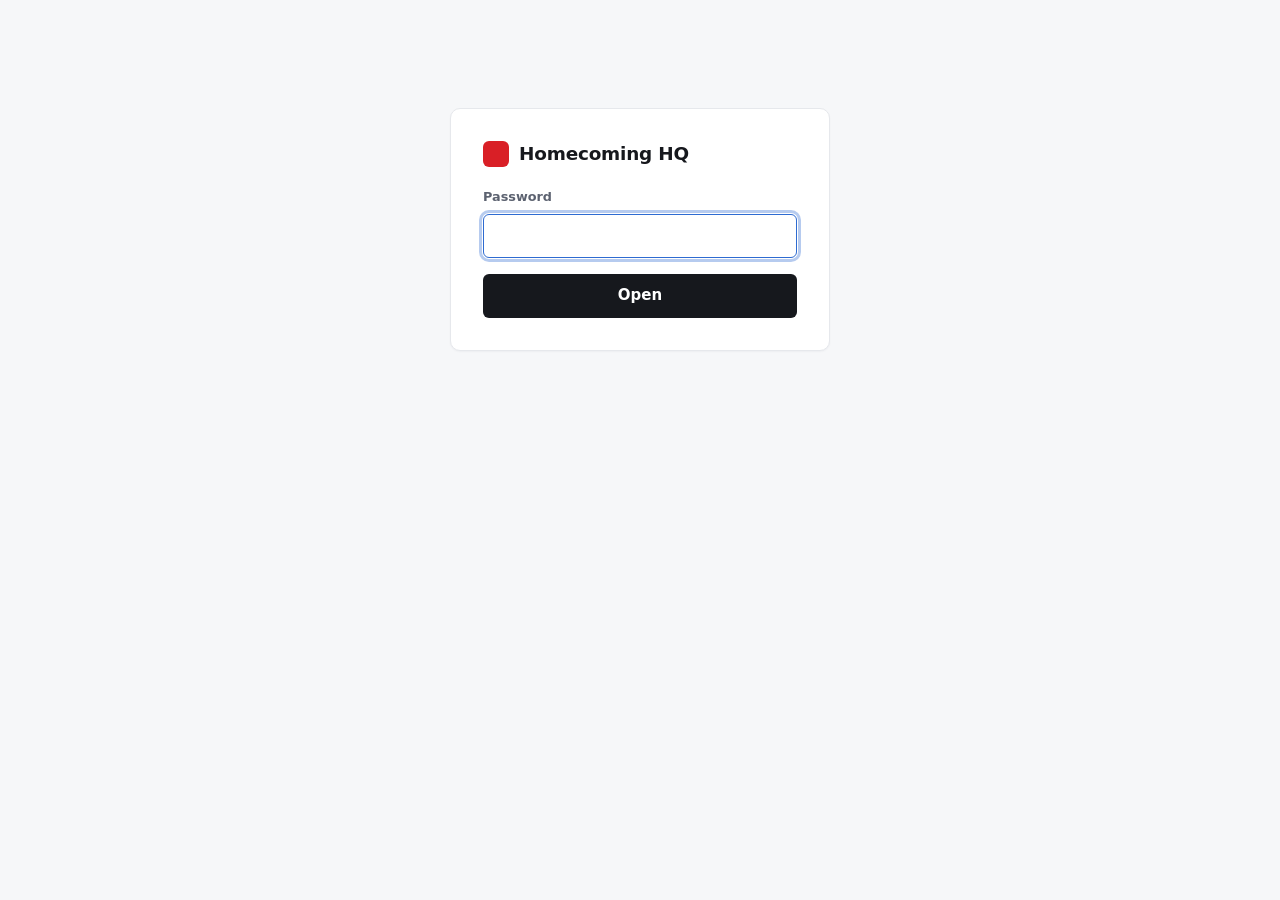
<file: hq/index.html>
<!DOCTYPE html>
<html lang="en">
<head>
<meta charset="UTF-8">
<meta name="viewport" content="width=device-width, initial-scale=1.0">
<title>Homecoming HQ · Pack Out State</title>
<meta name="robots" content="noindex, nofollow">
<style>
/* Internal dashboard. "Clean Ops" direction, chosen by Colton Oct 2026: white
   cards on a light grey ground, system fonts, one fixed color per event.
   Standalone on purpose, it does not load css/site.css. */
*{box-sizing:border-box;margin:0;padding:0}
:root{
  --sans:system-ui,-apple-system,"Segoe UI",Roboto,sans-serif;
  --ground:#F6F7F9; --card:#fff; --line:#E6E8EC; --line-2:#F0F1F4;
  --ink:#16181D; --ink-2:#5C6270; --ink-3:#6B7280;
  --brand:#D91F26; --good:#1F7A47; --stale:#B45309; --err:#A8071A;
  /* One color per event, fixed, never by rank. Validated together on white:
     every pair passes colorblind separation. Charts also label directly. */
  --ev-warm-up:#B07818; --ev-talley-tapes:#C8102E; --ev-clocked-out:#2E6BD1; --ev-block-party:#14967C;
}
html{-webkit-text-size-adjust:100%}
body{font-family:var(--sans);background:var(--ground);color:var(--ink);font-size:15px;line-height:1.45}
button,input{font:inherit;color:inherit}
a{color:inherit}
.num,td,.kpi .n{font-variant-numeric:tabular-nums}
.wrap{max-width:1180px;margin:0 auto;padding:0 24px}
[hidden]{display:none !important}

/* gate */
.gate{max-width:380px;margin:12vh auto;background:var(--card);border:1px solid var(--line);border-radius:10px;padding:32px;
      box-shadow:0 1px 2px rgba(16,24,40,.04)}
.gate .brand{margin-bottom:20px}
.gate label span{display:block;font-size:.8rem;font-weight:700;color:var(--ink-2);margin-bottom:8px}
input{width:100%;min-height:44px;padding:0 12px;border:1px solid #CDD1D8;border-radius:6px;background:#fff}
input:focus{outline:3px solid rgba(46,107,209,.35);outline-offset:1px;border-color:#2E6BD1}
.primary{width:100%;margin-top:16px;min-height:44px;border:0;border-radius:6px;background:var(--ink);color:#fff;font-weight:700;cursor:pointer}
.primary:disabled{opacity:.6;cursor:wait}
.err{color:var(--err);font-size:.9rem;margin-top:12px;display:none}
.err.on{display:block}

/* header */
.brand{display:flex;align-items:center;gap:10px;font-weight:800;font-size:1.15rem;letter-spacing:-.01em}
.brand i{width:26px;height:26px;border-radius:6px;background:var(--brand);display:inline-block;flex:none}
.top{background:var(--card);border-bottom:1px solid var(--line);position:sticky;top:0;z-index:5}
.top .wrap{padding-top:14px}
.bar1{display:flex;justify-content:space-between;align-items:center;gap:12px;flex-wrap:wrap}
.status{display:flex;gap:12px;align-items:center;font-size:.8rem;color:var(--ink-2);flex-wrap:wrap}
.status .dot{width:8px;height:8px;border-radius:50%;background:var(--good);display:inline-block;margin-right:6px}
.status .dot.stale{background:var(--stale)}
.ghost{border:1px solid var(--line);background:#fff;border-radius:6px;padding:6px 12px;font-size:.8rem;font-weight:700;cursor:pointer}
.ghost:disabled{opacity:.5;cursor:wait}
.tabs{display:flex;gap:2px;margin-top:10px;overflow-x:auto}
.tabs button{background:none;border:0;border-bottom:2px solid transparent;padding:10px 14px;font-size:.88rem;font-weight:600;
             color:var(--ink-2);cursor:pointer;white-space:nowrap}
.tabs button[aria-selected="true"]{color:var(--ink);border-bottom-color:var(--ink)}
.tabs button:focus-visible{outline:2px solid #2E6BD1;outline-offset:-2px}

/* layout */
main.body{padding:24px 0 64px}
.grid{display:grid;gap:16px}
.kpis{grid-template-columns:repeat(4,minmax(0,1fr));margin-bottom:16px}
.main{grid-template-columns:minmax(0,2fr) minmax(0,1fr)}
.row3{grid-template-columns:repeat(3,minmax(0,1fr))}
.two{grid-template-columns:repeat(2,minmax(0,1fr))}
.mt{margin-top:16px}
.card{background:var(--card);border:1px solid var(--line);border-radius:8px;padding:18px 20px;box-shadow:0 1px 2px rgba(16,24,40,.04);min-width:0}
.card.flush{padding:0;overflow:hidden}
h2{font-size:.95rem;font-weight:700}
.hint{font-size:.8rem;color:var(--ink-3)}
h2 + .hint{margin-bottom:14px}
.kpi{border-top:3px solid var(--c,var(--ink))}
.kpi .lbl{font-size:.75rem;font-weight:700;color:var(--ink-2);text-transform:uppercase;letter-spacing:.05em}
.kpi .n{font-size:1.9rem;font-weight:800;letter-spacing:-.02em;margin-top:6px;line-height:1.15}
.kpi .n small{font-size:1rem;font-weight:700;color:var(--ink-3)}
.kpi .d{display:block;font-size:.78rem;font-weight:700;color:var(--ink-3);margin-top:2px}
.kpi .d.up{color:var(--good)}
.note{font-size:.85rem;color:var(--ink-2);margin-top:10px}
.warn{border:1px solid var(--line);background:#FAFBFC;border-radius:6px;padding:14px 16px;color:var(--ink-2);font-size:.9rem}
.empty{display:flex;align-items:center;justify-content:center;text-align:center;min-height:200px;color:var(--ink-3);
       font-size:.88rem;background:#FAFBFC;border:1px dashed var(--line);border-radius:6px;padding:20px}

/* tables */
.scroll{overflow-x:auto}
table{width:100%;border-collapse:collapse;font-size:.88rem}
th{text-align:left;font-size:.75rem;font-weight:700;color:var(--ink-2);padding:10px 14px;border-bottom:1px solid var(--line);white-space:nowrap;background:#FAFBFC}
td{padding:11px 14px;border-bottom:1px solid var(--line-2);vertical-align:middle;overflow-wrap:anywhere}
tbody tr:last-child td{border-bottom:0}
.r{text-align:right}
tr.open td{color:var(--ink-3)}
.dot-ev{display:inline-block;width:8px;height:8px;border-radius:50%;margin-right:8px;vertical-align:1px}
.cap{height:10px;border-radius:5px;background:#EEF0F3;overflow:hidden;min-width:120px}
.cap i{display:block;height:100%;border-radius:5px}
.pill{display:inline-block;font-size:.74rem;font-weight:700;padding:3px 8px;border-radius:20px;background:#EEF0F3;color:#3F4450}

/* charts */
svg{display:block;width:100%;height:auto;overflow:visible}
.legend{display:flex;flex-wrap:wrap;gap:14px;font-size:.78rem;color:var(--ink-2);margin-bottom:12px}
.legend span{display:inline-flex;align-items:center;gap:6px}
.legend i{width:10px;height:10px;border-radius:2px;display:inline-block}
.hb{display:grid;gap:10px}
.hb-row{display:grid;grid-template-columns:minmax(0,1.3fr) minmax(0,1fr) 40px;gap:12px;align-items:center;font-size:.86rem}
.hb-row .t{min-width:0}
.hb-row .t b,.hb-row .t small{display:block;white-space:nowrap;overflow:hidden;text-overflow:ellipsis;font-weight:400}
.hb-row .t small{color:var(--ink-3);font-size:.76rem}
.track{height:12px;display:flex;gap:2px}
.track i{display:block;height:100%}
.track i:last-child{border-radius:0 4px 4px 0}
.hb-row .v{text-align:right;font-weight:700}
.sales .hb-row{grid-template-columns:96px minmax(0,1fr) 64px}
.days{display:flex;gap:10px;margin-top:8px}
.days div{flex:1;border-left:3px solid var(--c);padding-left:10px}
.days b{font-size:1.4rem;font-weight:800;display:block;line-height:1.1}
.lane{font-size:.75rem;font-weight:700;color:var(--ink-2);margin:10px 0 6px}
.lane:first-child{margin-top:0}
.slots{display:grid;grid-template-columns:repeat(auto-fill,minmax(52px,1fr));gap:4px}
.slot{height:30px;border-radius:4px;display:flex;align-items:center;justify-content:center;font-size:.75rem;font-weight:700;
      background:#EEF0F3;color:var(--ink-3)}
.slot.booked{background:var(--ev-clocked-out);color:#fff}
.pips{display:inline-flex;gap:4px;vertical-align:middle;margin-left:8px}
.pips i{width:18px;height:8px;border-radius:2px;background:#EEF0F3;display:block}
.pips i.on{background:var(--ev-clocked-out)}

/* lists (mixtape tab) */
.lists{display:grid;grid-template-columns:repeat(auto-fit,minmax(260px,1fr));gap:16px}
.list ol{list-style:none;counter-reset:n}
.list li{counter-increment:n;display:grid;grid-template-columns:22px minmax(0,1fr) auto;gap:6px;padding:7px 0;border-top:1px solid var(--line-2);font-size:.88rem}
.list li:first-child{border-top:0}
.list li::before{content:counter(n);color:var(--ink-3);font-weight:700}
.list li span{font-weight:700;color:var(--ink-2)}
.list small{display:block;color:var(--ink-3);font-size:.78rem}

/* manual ticket form */
.mgrid{display:grid;grid-template-columns:minmax(140px,1.4fr) repeat(3,minmax(90px,1fr));gap:8px 12px;align-items:center;min-width:480px;margin-top:14px}
.mgrid .h{font-size:.75rem;font-weight:700;color:var(--ink-2)}
.mgrid input{min-height:38px}
.mrow{display:flex;flex-wrap:wrap;align-items:center;gap:12px;margin-top:14px}
.mrow .ghost{padding:9px 14px;font-size:.85rem}
.mrow .err{margin-top:0}
.ok{color:var(--good);font-size:.88rem;font-weight:700}

@media (max-width:900px){
  .kpis{grid-template-columns:repeat(2,minmax(0,1fr))}
  .main,.row3,.two{grid-template-columns:minmax(0,1fr)}
}
@media (max-width:480px){
  .wrap{padding:0 16px}
  .kpi .n{font-size:1.5rem}
}
</style>
</head>
<body>

<div id="gate" class="gate">
  <div class="brand"><i aria-hidden="true"></i>Homecoming HQ</div>
  <form id="gateForm">
    <label><span>Password</span><input type="password" id="pw" name="password" autocomplete="current-password" autofocus></label>
    <div class="err" id="err" role="alert"></div>
    <button class="primary" type="submit" id="openBtn">Open</button>
  </form>
</div>

<div id="app" hidden>
  <header class="top">
    <div class="wrap">
      <div class="bar1">
        <div class="brand"><i aria-hidden="true"></i>Homecoming HQ</div>
        <div class="status"><span id="syncStatus"></span><span id="stamp"></span>
          <button class="ghost" id="refresh" type="button">Refresh</button></div>
      </div>
      <div class="tabs" role="tablist" aria-label="Sections">
        <button role="tab" id="tab-overview" aria-controls="overview" aria-selected="true">Overview</button>
        <button role="tab" id="tab-tickets" aria-controls="tickets" aria-selected="false" tabindex="-1">Tickets</button>
        <button role="tab" id="tab-clocked-out" aria-controls="clocked-out" aria-selected="false" tabindex="-1">Clocked Out</button>
        <button role="tab" id="tab-mixtape" aria-controls="mixtape" aria-selected="false" tabindex="-1">Mixtape</button>
      </div>
    </div>
  </header>

  <main class="body wrap">
    <!-- OVERVIEW -->
    <section role="tabpanel" id="overview" aria-labelledby="tab-overview">
      <div class="grid kpis" id="kpis"></div>
      <div class="grid main">
        <div class="card"><h2>Tickets sold over time</h2><p class="hint">Running total, one line per event</p><div id="trend"></div></div>
        <div class="card"><h2>Sales by event</h2><p class="hint">Gross, before fees</p><div class="hb sales" id="salesBars"></div>
          <h2 style="margin-top:22px">Days to go</h2><div class="days" id="daysToGo"></div></div>
      </div>
      <div class="card flush mt"><div class="scroll" id="eventTable"></div></div>
      <div class="grid row3 mt">
        <div class="card"><h2>Clocked Out slots</h2><p class="hint" id="slotHint"></p><div id="slotGrid"></div></div>
        <div class="card"><h2>Top mixtape songs</h2><p class="hint">By number of people</p><div id="songBars"></div></div>
        <div class="card"><h2>Contributor eras</h2><p class="hint">Each bar is one person's years at State</p><div id="eras"></div></div>
      </div>
    </section>

    <!-- TICKETS -->
    <section role="tabpanel" id="tickets" aria-labelledby="tab-tickets" hidden>
      <div class="card"><h2>Tickets sold over time</h2><p class="hint">Running total, one line per event. Hover a line for each reading.</p><div id="trend2"></div></div>
      <div class="card flush mt"><div class="scroll" id="eventTable2"></div></div>
      <div class="card mt">
        <h2>Update counts by hand</h2>
        <p class="hint">Use this if the numbers look stale. Copy them from the OasisTix events list. Leave a row's sold box blank to skip it.</p>
        <form id="manualForm">
          <div class="scroll"><div class="mgrid" id="manualGrid"></div></div>
          <div class="mrow">
            <button class="ghost" type="submit" id="manualBtn">Save counts</button>
            <span class="err" id="manualErr" role="alert"></span>
            <span class="ok" id="manualOk" role="status"></span>
          </div>
        </form>
      </div>
    </section>

    <!-- CLOCKED OUT -->
    <section role="tabpanel" id="clocked-out" aria-labelledby="tab-clocked-out" hidden>
      <div id="bookingBody">
        <div class="grid kpis" id="bookKpis"></div>
        <div class="grid two">
          <div class="card"><h2>Slots</h2><p class="hint">Friday, October 30 at District. Blue is booked.</p><div id="slotGrid2"></div></div>
          <div class="card"><h2>Shooters</h2><p class="hint">Three photographers and three videographers needed</p><div id="crewMeters"></div></div>
        </div>
        <div class="card flush mt"><div class="scroll">
          <table><thead><tr><th>Time</th><th>Name</th><th class="r">People</th><th>Contact</th><th>Note</th></tr></thead><tbody id="rows"></tbody></table>
        </div></div>
        <div class="card flush mt"><div class="scroll">
          <table><thead><tr><th>Photographer or videographer</th><th>Role</th><th>Contact</th><th>Link</th></tr></thead><tbody id="crew"></tbody></table>
        </div></div>
      </div>
    </section>

    <!-- MIXTAPE -->
    <section role="tabpanel" id="mixtape" aria-labelledby="tab-mixtape" hidden>
      <div id="mixBody">
        <div class="grid kpis" id="mixKpis"></div>
        <p class="note" id="reviewNote" style="margin:-4px 0 16px"></p>
        <div class="grid two">
          <div class="card"><h2>Most picked songs</h2><p class="hint">Split by question</p><div id="songBars2"></div></div>
          <div class="card"><h2>Submissions per day</h2><p class="hint">Last 7 days. Closes Sunday, October 25 at 11:59 PM.</p><div id="subsChart"></div>
            <h2 style="margin-top:20px">Contributor eras</h2><p class="hint">Years at State</p><div id="eras2"></div></div>
        </div>
        <div class="card flush mt"><div class="scroll">
          <table><thead><tr><th class="r">#</th><th>Song</th><th>Artist</th><th class="r">People</th>
            <th class="r">Takes me back</th><th class="r">Slow jam</th><th class="r">Top 3</th></tr></thead><tbody id="rankRows"></tbody></table>
        </div></div>
        <h2 style="margin:24px 0 12px">DJ brief</h2>
        <div class="lists" id="djLists"></div>
        <h2 style="margin:24px 0 12px">By decade</h2>
        <div class="lists" id="decadeLists"></div>
        <div class="card flush mt"><div class="scroll">
          <table><thead><tr><th>Name</th><th>Years at State</th><th>Instagram</th><th>Email</th>
            <th class="r">Songs</th><th>Marketing</th><th>Submitted</th></tr></thead><tbody id="people"></tbody></table>
        </div></div>
      </div>
    </section>
  </main>
</div>

<script>
(function(){
  'use strict';
  var $ = function(s){ return document.querySelector(s); };
  var NY = 'America/New_York';
  var fmt = function(iso){ return new Date(iso).toLocaleString('en-US',{timeZone:NY,weekday:'short',hour:'numeric',minute:'2-digit'}); };
  var fmtDay = function(iso){ return new Date(iso).toLocaleString('en-US',{timeZone:NY,month:'short',day:'numeric',hour:'numeric',minute:'2-digit'}); };
  var fmtTime = function(iso){ return new Date(iso).toLocaleTimeString('en-US',{timeZone:NY,hour:'numeric',minute:'2-digit'}); };
  var fmtDate = function(iso){ return new Date(iso).toLocaleDateString('en-US',{timeZone:NY,month:'short',day:'numeric'}); };
  var nyDate = function(d){ return new Date(d).toLocaleDateString('en-CA',{timeZone:NY}); }; // YYYY-MM-DD

  // Ticketed events in date order. Keys match packoutstate.ticket_counts.
  // Colors are the --ev-* tokens and follow the event everywhere on the page.
  var TICKETED = [
    {key:'warm-up', name:'The Warm Up', short:'Warm Up', date:'2026-10-29', label:'Thu Oct 29', day:'Thu', free:true},
    {key:'talley-tapes', name:'The Talley Tapes', short:'Talley Tapes', date:'2026-10-30', label:'Fri Oct 30', day:'Fri'},
    {key:'block-party', name:'Downtown Block Party', short:'Block Party', date:'2026-10-31', label:'Sat Oct 31', day:'Sat'}
  ];
  var col = function(key){ return 'var(--ev-' + key + ')'; };

  // Mixtape prompts as they read on the mixtape page.
  var SLOTS = [
    ['takes_me_back', 'Takes me back', 'What song puts you right back at Talley?', '#2E6BD1'],
    ['lights_coming_on', 'Slow jam', 'Best slow jam to end the night', '#B07818'],
    ['top10', 'Top 3', 'Talley Era Top 3', '#14967C']
  ];

  var password = '';   // in memory only, so Refresh works; gone when the tab closes
  var last = null;     // last payload, for redrawing charts on resize

  // ---------- tabs ----------
  var TABS = ['overview','tickets','clocked-out','mixtape'];
  function showTab(id, focus){
    if (TABS.indexOf(id) < 0) id = 'overview';
    TABS.forEach(function(t){
      var on = t === id, b = $('#tab-' + t);
      b.setAttribute('aria-selected', on); b.tabIndex = on ? 0 : -1;
      $('#' + t).hidden = !on;
      if (on && focus) b.focus();
    });
    if (location.hash.slice(1) !== id) history.replaceState(null, '', id === 'overview' ? location.pathname : '#' + id);
    // Charts measure their container, which is zero wide while hidden.
    if (last) render(last);
  }
  TABS.forEach(function(t, i){
    var b = $('#tab-' + t);
    b.addEventListener('click', function(){ showTab(t); window.scrollTo(0, 0); });
    b.addEventListener('keydown', function(e){
      var k = e.key === 'ArrowRight' ? 1 : e.key === 'ArrowLeft' ? -1 : 0;
      if (k) { e.preventDefault(); showTab(TABS[(i + k + TABS.length) % TABS.length], true); }
    });
  });
  showTab(location.hash.slice(1));

  // ---------- loading ----------
  function load(pw, onError, extra){
    $('#refresh').disabled = true;
    var body = {password: pw};
    if (extra) for (var k in extra) body[k] = extra[k];
    return fetch('/api/hq', {method:'POST', headers:{'Content-Type':'application/json'}, body: JSON.stringify(body)})
      .then(function(r){ return r.json().then(function(d){ return {ok:r.ok, d:d}; }); })
      .then(function(res){
        $('#refresh').disabled = false;
        if (!res.ok) { onError(res.d.error && res.d.error !== 'Wrong password' ? res.d.error : 'Wrong password. Check it and try again.'); return; }
        password = pw; last = res.d;
        $('#stamp').textContent = 'Refreshed ' + fmtTime(new Date());
        render(res.d);
        return true;
      })
      .catch(function(){ $('#refresh').disabled = false; onError('Could not reach the server. Check your connection and try again.'); });
  }

  $('#gateForm').addEventListener('submit', function(e){
    e.preventDefault();
    var err = $('#err'); err.className = 'err';
    var btn = $('#openBtn'); btn.disabled = true; btn.textContent = 'Opening…';
    load($('#pw').value, function(msg){ btn.disabled = false; btn.textContent = 'Open'; err.textContent = msg; err.className = 'err on'; });
  });
  $('#refresh').addEventListener('click', function(){
    load(password, function(msg){ $('#stamp').textContent = 'Refresh failed: ' + msg; });
  });

  var rt; window.addEventListener('resize', function(){ clearTimeout(rt); rt = setTimeout(function(){ if (last) render(last); }, 150); });

  function render(d){
    $('#gate').hidden = true; $('#app').hidden = false;
    var t = d.tickets || null;
    var latest = t && t.latest ? t.latest : [];
    var by = {}; latest.forEach(function(r){ by[r.event_key] = r; });
    renderStatus(latest);
    renderKpis(d, by);
    renderTickets(t, by);
    if (d.bookingError) {
      $('#bookingBody').innerHTML = '<p class="warn">Bookings did not load. Try Refresh.</p>';
      $('#slotGrid').innerHTML = '<p class="warn">Bookings did not load.</p>';
    } else renderBookings(d);
    if (!d.mixtape) {
      $('#mixBody').innerHTML = '<p class="warn">Mixtape results did not load. Try Refresh.</p>';
      $('#songBars').innerHTML = $('#eras').innerHTML = '<p class="warn">Mixtape did not load.</p>';
    } else renderMixtape(d.mixtape);
  }

  // ---------- status + KPIs ----------
  function renderStatus(latest){
    var n = null; latest.forEach(function(r){ if (!n || r.recorded_at > n.recorded_at) n = r; });
    var el = $('#syncStatus');
    if (!n) { el.innerHTML = '<span class="dot stale"></span>No ticket counts yet'; return; }
    var stale = (Date.now() - new Date(n.recorded_at)) / 36e5 > 12;
    el.innerHTML = '<span class="dot' + (stale ? ' stale' : '') + '"></span>' +
      (n.source === 'manual' ? 'Tickets typed in ' : 'Tickets synced ') +
      (nyDate(n.recorded_at) === nyDate(new Date()) ? fmtTime(n.recorded_at) : fmtDay(n.recorded_at)) +
      (stale ? ', over 12 hours ago' : '');
  }

  function renderKpis(d, by){
    var sold = 0, cents = 0, delta = 0, haveDelta = true, any = false;
    TICKETED.forEach(function(e){
      var r = by[e.key]; if (!r) return; any = true;
      sold += r.sold; cents += r.sales_cents || 0;
      if (r.sold_day_before == null) haveDelta = false; else delta += r.sold - r.sold_day_before;
    });
    var tt = d.totals || {}, crew = d.creators || [], m = d.mixtape && d.mixtape.totals || {};
    $('#kpis').innerHTML =
      kpi('var(--ev-talley-tapes)', 'Tickets sold', any ? sold : '–',
          any && haveDelta ? '<span class="d up">▲ ' + delta + ' in 24 hours</span>' : '<span class="d">Across the three ticketed events</span>') +
      kpi('var(--ev-block-party)', 'Gross sales', any ? money(cents) : '–', '<span class="d">Before fees</span>') +
      kpi('var(--ev-clocked-out)', 'Clocked Out', d.bookingError ? '–' : (tt.booked || 0) + '<small> / ' + (tt.slots || 0) + ' slots</small>',
          '<span class="d">' + crew.length + ' shooters of 6 · ' + (tt.guests || 0) + ' guests</span>') +
      kpi('var(--ev-warm-up)', 'Mixtape', d.mixtape ? (m.contributors || 0) + '<small> people</small>' : '–',
          '<span class="d">' + (m.songs || 0) + ' songs' + (m.to_review ? ' · ' + m.to_review + ' to review' : '') + '</span>');
  }
  function kpi(c, lbl, n, sub){
    return '<div class="card kpi" style="--c:' + c + '"><div class="lbl">' + lbl + '</div><div class="n">' + n + '</div>' + sub + '</div>';
  }

  // ---------- tickets ----------
  function renderTickets(t, by){
    if (!t) {
      ['#trend','#trend2','#eventTable','#eventTable2','#salesBars'].forEach(function(s){ $(s).innerHTML = '<p class="warn">Ticket counts did not load. Try Refresh.</p>'; });
      return;
    }
    $('#trend').innerHTML = trendChart(t.history || [], $('#trend').clientWidth || 640, 240);
    $('#trend2').innerHTML = trendChart(t.history || [], $('#trend2').clientWidth || 1000, 280);
    var table = eventTable(by);
    $('#eventTable').innerHTML = table; $('#eventTable2').innerHTML = table;

    var maxC = 1; TICKETED.forEach(function(e){ var r = by[e.key]; if (r && r.sales_cents > maxC) maxC = r.sales_cents; });
    $('#salesBars').innerHTML = TICKETED.map(function(e){
      var r = by[e.key] || {}, c = r.sales_cents || 0;
      return '<div class="hb-row"><div class="t">' + e.short + '</div><div class="track" title="' + e.name + ': ' + money(c) + '">' +
        '<i style="width:' + Math.max(c / maxC * 100, c ? 2 : 0.6) + '%;background:' + col(e.key) + ';border-radius:2px 4px 4px 2px"></i></div>' +
        '<div class="v">' + (e.free ? 'Free' : money(c)) + '</div></div>';
    }).join('');

    var today = nyDate(new Date());
    $('#daysToGo').innerHTML = TICKETED.map(function(e){
      var n = Math.round((new Date(e.date) - new Date(today)) / 864e5);
      return '<div style="--c:' + col(e.key) + '"><b>' + (n > 0 ? n : n === 0 ? 'Today' : 'Done') + '</b><span class="hint">' + e.day + '</span></div>';
    }).join('');

    // Leave the form alone while someone is typing in it.
    if (!$('#manualGrid').contains(document.activeElement)) renderManual(by);
  }

  function eventTable(by){
    return '<table><thead><tr><th>Event</th><th>Date</th><th class="r">Sold</th><th>Capacity</th><th class="r">Full</th><th class="r">Last 24 hours</th><th class="r">Sales</th></tr></thead><tbody>' +
      TICKETED.map(function(e){
        var r = by[e.key];
        if (!r) return '<tr class="open"><td><span class="dot-ev" style="background:' + col(e.key) + '"></span>' + e.name + '</td><td>' + e.label + '</td><td colspan="5">No reading yet</td></tr>';
        var cap = r.available == null ? null : r.sold + r.available, pct = cap ? Math.round(r.sold / cap * 100) : null;
        var since = r.sold_day_before == null ? '' : (r.sold - r.sold_day_before >= 0 ? '+' : '') + (r.sold - r.sold_day_before);
        return '<tr><td><span class="dot-ev" style="background:' + col(e.key) + '"></span>' + e.name + '</td><td>' + e.label + '</td>' +
          '<td class="r"><b>' + r.sold + '</b></td>' +
          '<td style="width:26%">' + (cap ? '<div class="cap" title="' + r.sold + ' of ' + cap + '"><i style="width:' + pct + '%;background:' + col(e.key) + '"></i></div>' : '') + '</td>' +
          '<td class="r">' + (pct == null ? '' : pct + '%') + '</td><td class="r">' + since + '</td>' +
          '<td class="r">' + (e.free ? 'Free' : r.sales_cents == null ? '' : money(r.sales_cents)) + '</td></tr>';
      }).join('') + '</tbody></table>';
  }

  // Running total per event from the stored readings. Needs two reading times
  // before a line means anything.
  function trendChart(hist, w, h){
    var times = {}; hist.forEach(function(p){ times[p.recorded_at] = 1; });
    if (Object.keys(times).length < 2) {
      return '<div class="empty" style="min-height:' + (h - 20) + 'px">The line starts after the second reading.<br>The sync reads OasisTix at 9 AM, 1 PM, 5 PM and 9 PM.</div>';
    }
    w = Math.max(320, Math.round(w));
    var pl = 34, pr = w < 520 ? 92 : 130, pt = 12, pb = 26, iw = w - pl - pr, ih = h - pt - pb;
    var t0 = Infinity, t1 = -Infinity, max = 0;
    hist.forEach(function(p){ var t = +new Date(p.recorded_at); t0 = Math.min(t0, t); t1 = Math.max(t1, t); max = Math.max(max, p.sold); });
    var step = niceStep(max), top = Math.max(step, Math.ceil(max / step) * step);
    var X = function(t){ return pl + iw * (t - t0) / (t1 - t0); }, Y = function(v){ return pt + ih - ih * v / top; };
    var s = '<svg viewBox="0 0 ' + w + ' ' + h + '" role="img" aria-label="Tickets sold over time by event">';
    for (var v = 0; v <= top; v += step) {
      s += '<line x1="' + pl + '" x2="' + (pl + iw) + '" y1="' + Y(v) + '" y2="' + Y(v) + '" stroke="#EEF0F3"/>' +
           '<text x="' + (pl - 8) + '" y="' + (Y(v) + 4) + '" text-anchor="end" font-size="10" fill="#6B7280">' + v + '</text>';
    }
    // Up to five date ticks, at most one per calendar day.
    var ticks = [], seen = {};
    for (var i = 0; i < 5; i++) {
      var tt = t0 + (t1 - t0) * i / 4, key = nyDate(tt);
      if (seen[key]) continue; seen[key] = 1; ticks.push(tt);
    }
    ticks.forEach(function(tt, i){
      var anchor = i === 0 ? 'start' : i === ticks.length - 1 && ticks.length > 1 ? 'end' : 'middle';
      s += '<text x="' + X(tt) + '" y="' + (h - 6) + '" text-anchor="' + anchor + '" font-size="10" fill="#6B7280">' + fmtDate(tt) + '</text>';
    });
    var ends = [];
    TICKETED.forEach(function(e){
      var pts = hist.filter(function(p){ return p.event_key === e.key; });
      if (!pts.length) return;
      var d = pts.map(function(p, i){ return (i ? 'L' : 'M') + X(+new Date(p.recorded_at)).toFixed(1) + ' ' + Y(p.sold).toFixed(1); }).join('');
      s += '<path d="' + d + '" fill="none" stroke="' + col(e.key) + '" stroke-width="2" stroke-linejoin="round" stroke-linecap="round"/>';
      pts.forEach(function(p){
        s += '<circle cx="' + X(+new Date(p.recorded_at)) + '" cy="' + Y(p.sold) + '" r="7" fill="transparent"><title>' + e.name + ': ' + p.sold + ' sold, ' + fmtDay(p.recorded_at) + '</title></circle>';
      });
      var lp = pts[pts.length - 1];
      s += '<circle cx="' + X(+new Date(lp.recorded_at)) + '" cy="' + Y(lp.sold) + '" r="4" fill="' + col(e.key) + '" stroke="#fff" stroke-width="2" pointer-events="none"/>';
      ends.push({e:e, v:lp.sold, y:Y(lp.sold)});
    });
    ends.sort(function(a, b){ return a.y - b.y; });
    for (var k = 1; k < ends.length; k++) if (ends[k].y - ends[k - 1].y < 14) ends[k].y = ends[k - 1].y + 14;
    ends.forEach(function(x){
      s += '<text x="' + (pl + iw + 10) + '" y="' + (x.y + 4) + '" font-size="11" fill="#16181D"><tspan font-weight="700">' + x.v + '</tspan> ' + (w < 520 ? x.e.short : x.e.name) + '</text>';
    });
    return s + '</svg>';
  }
  function niceStep(max){
    var raw = Math.max(max, 4) / 4, p = Math.pow(10, Math.floor(Math.log10(raw))), f = raw / p;
    return (f <= 1 ? 1 : f <= 2 ? 2 : f <= 5 ? 5 : 10) * p;
  }

  function renderManual(by){
    $('#manualGrid').innerHTML = '<span class="h">Event</span><span class="h">Sold</span><span class="h">Available</span><span class="h">Sales ($)</span>' +
      TICKETED.map(function(e){
        var r = by[e.key] || {};
        return '<span><span class="dot-ev" style="background:' + col(e.key) + '"></span>' + e.name + '</span>' +
          field(e.key, 'sold', r.sold, e.name + ' sold') + field(e.key, 'available', r.available, e.name + ' available') +
          field(e.key, 'sales', r.sales_cents == null ? '' : r.sales_cents / 100, e.name + ' sales in dollars');
      }).join('');
  }
  function field(key, name, val, label){
    return '<input inputmode="decimal" autocomplete="off" data-key="' + key + '" data-f="' + name + '" aria-label="' + esc(label) + '" value="' + (val == null ? '' : esc(val)) + '">';
  }

  $('#manualForm').addEventListener('submit', function(e){
    e.preventDefault();
    var err = $('#manualErr'), ok = $('#manualOk'); err.className = 'err'; ok.textContent = '';
    var bad = false;
    var tickets = TICKETED.map(function(ev){
      var get = function(f, isMoney){
        var v = $('#manualGrid input[data-key="' + ev.key + '"][data-f="' + f + '"]').value.replace(/[$,\s]/g, '');
        if (v !== '' && !(isMoney ? /^\d+(\.\d{1,2})?$/ : /^\d+$/).test(v)) bad = true;
        return v;
      };
      var sold = get('sold'), available = get('available'), sales = get('sales', true);
      return {event_key: ev.key, sold: sold, available: available, sales_cents: sales === '' ? '' : Math.round(parseFloat(sales) * 100)};
    }).filter(function(t){ return t.sold !== ''; });
    if (bad || !tickets.length) { err.textContent = bad ? 'Use whole numbers for sold and available, and dollars for sales.' : 'Enter at least one sold count.'; err.className = 'err on'; return; }
    var btn = $('#manualBtn'); btn.disabled = true;
    document.activeElement.blur();
    load(password, function(msg){ btn.disabled = false; err.textContent = msg; err.className = 'err on'; }, {tickets: tickets})
      .then(function(done){ if (done) { btn.disabled = false; ok.textContent = 'Saved.'; } });
  });

  // ---------- Clocked Out ----------
  function slotGrid(schedule){
    var lanes = {};
    schedule.forEach(function(r){ (lanes[r.lane] = lanes[r.lane] || []).push(r); });
    var keys = Object.keys(lanes).sort();
    if (!keys.length) return '<div class="empty">No slots set up</div>';
    return keys.map(function(l){
      return '<div class="lane">Lane ' + l + '</div><div class="slots">' + lanes[l].map(function(r){
        var t = new Date(r.starts_at).toLocaleTimeString('en-US',{timeZone:NY,hour:'numeric',minute:'2-digit'}).replace(/\s?[AP]M/, '');
        return '<div class="slot' + (r.name ? ' booked' : '') + '" title="' + fmt(r.starts_at) + ', lane ' + l + ': ' +
          (r.name ? esc(r.name) + ', party of ' + r.party_size : 'open') + '">' + t + '</div>';
      }).join('') + '</div>';
    }).join('');
  }

  function renderBookings(d){
    var t = d.totals || {}, crew = d.creators || [], sched = d.schedule || [];
    var photo = crew.filter(function(c){ return c.role === 'photo'; }).length, video = crew.length - photo;
    $('#slotHint').textContent = (t.booked || 0) + ' of ' + (t.slots || 0) + ' booked';
    $('#slotGrid').innerHTML = slotGrid(sched);
    $('#slotGrid2').innerHTML = slotGrid(sched);
    $('#bookKpis').innerHTML =
      kpi('var(--ev-clocked-out)', 'Slots booked', (t.booked || 0) + '<small> / ' + (t.slots || 0) + '</small>', '<span class="d">' + ((t.slots || 0) - (t.booked || 0)) + ' still open</span>') +
      kpi('var(--ev-clocked-out)', 'People coming', t.guests || 0, '<span class="d">Across all bookings</span>') +
      kpi('var(--ev-clocked-out)', 'Photographers', photo + '<small> / 3</small>', '<span class="d">' + (photo >= 3 ? 'Full' : (3 - photo) + ' to go') + '</span>') +
      kpi('var(--ev-clocked-out)', 'Videographers', video + '<small> / 3</small>', '<span class="d">' + (video >= 3 ? 'Full' : (3 - video) + ' to go') + '</span>');
    $('#crewMeters').innerHTML =
      '<p style="display:flex;justify-content:space-between;padding:8px 0">Photographers <span><b>' + photo + ' / 3</b>' + pips(photo) + '</span></p>' +
      '<p style="display:flex;justify-content:space-between;padding:8px 0;border-top:1px solid var(--line-2)">Videographers <span><b>' + video + ' / 3</b>' + pips(video) + '</span></p>';

    $('#rows').innerHTML = sched.map(function(r){
      if (!r.name) return '<tr class="open"><td>' + fmt(r.starts_at) + ', lane ' + r.lane + '</td><td colspan="4">Open</td></tr>';
      return '<tr><td>' + fmt(r.starts_at) + ', lane ' + r.lane + '</td><td>' + esc(r.name) + '</td><td class="r">' + r.party_size +
        '</td><td><a href="mailto:' + esc(r.email) + '">' + esc(r.email) + '</a><br><a href="tel:' + esc(r.phone) + '">' + esc(r.phone) +
        '</a></td><td>' + (r.notes ? esc(r.notes) : '') + '</td></tr>';
    }).join('') || '<tr class="open"><td colspan="5">No slots set up</td></tr>';

    $('#crew').innerHTML = crew.map(function(c){
      return '<tr><td>' + esc(c.name) + '</td><td><span class="pill">' + (c.role === 'photo' ? 'Photo' : 'Video') +
        '</span></td><td><a href="mailto:' + esc(c.email) + '">' + esc(c.email) + '</a><br><a href="tel:' + esc(c.phone) + '">' + esc(c.phone) +
        '</a></td><td>' + (c.link ? esc(c.link) : '') + '</td></tr>';
    }).join('') || '<tr class="open"><td colspan="4">Nobody signed up yet</td></tr>';
  }
  function pips(n){ var h = '<span class="pips">'; for (var i = 0; i < 3; i++) h += '<i' + (i < n ? ' class="on"' : '') + '></i>'; return h + '</span>'; }

  // ---------- Mixtape ----------
  function songBars(rankings, n){
    var list = (rankings || []).slice(0, n);
    if (!list.length) return '<div class="empty">No picks yet</div>';
    var max = Math.max.apply(null, list.map(function(r){ return r.contributors; }).concat([1]));
    return '<div class="legend">' + SLOTS.map(function(s){ return '<span><i style="background:' + s[3] + '"></i>' + s[1] + '</span>'; }).join('') + '</div><div class="hb">' +
      list.map(function(r){
        var parts = [r.takes_me_back, r.lights_coming_on, r.top10], tot = parts[0] + parts[1] + parts[2] || 1;
        var segs = parts.map(function(v, i){
          return v ? '<i style="width:' + (v / tot * r.contributors / max * 100) + '%;background:' + SLOTS[i][3] + '"></i>' : '';
        }).join('');
        return '<div class="hb-row" title="' + esc(r.title) + ' by ' + esc(r.artist) + ': ' + r.contributors + ' people"><div class="t"><b>' + esc(r.title) +
          '</b><small>' + esc(r.artist) + '</small></div><div class="track">' + segs + '</div><div class="v">' + r.contributors + '</div></div>';
      }).join('') + '</div>';
  }

  function eraChart(people, w){
    if (!people || !people.length) return '<div class="empty">Nobody yet</div>';
    w = Math.max(260, Math.round(w));
    var lo = Infinity, hi = -Infinity;
    people.forEach(function(p){ lo = Math.min(lo, p.era_start); hi = Math.max(hi, p.era_end); });
    lo = Math.floor((lo - 1) / 2) * 2; hi = Math.ceil((hi + 1) / 2) * 2;
    var rows = people.slice().sort(function(a, b){ return a.era_start - b.era_start || a.era_end - b.era_end; });
    var row = 16, h = 26 + rows.length * row, pl = 14, pr = 14;
    var X = function(y){ return pl + (w - pl - pr) * (y - lo) / (hi - lo); };
    var stepY = (hi - lo) > 16 ? 4 : 2;
    var s = '<svg viewBox="0 0 ' + w + ' ' + h + '" role="img" aria-label="Years at State, one bar per contributor">';
    for (var y = lo; y <= hi; y += stepY) {
      s += '<line x1="' + X(y) + '" x2="' + X(y) + '" y1="0" y2="' + (h - 20) + '" stroke="#EEF0F3"/>' +
           '<text x="' + X(y) + '" y="' + (h - 5) + '" text-anchor="middle" font-size="10" fill="#6B7280">' + y + '</text>';
    }
    rows.forEach(function(p, i){
      s += '<rect x="' + X(p.era_start) + '" y="' + (4 + i * row) + '" width="' + Math.max(X(p.era_end) - X(p.era_start), 4) + '" height="10" rx="4" fill="#2E6BD1">' +
           '<title>' + esc(p.full_name) + ': ' + p.era_start + ' to ' + p.era_end + '</title></rect>';
    });
    return s + '</svg>';
  }

  function subsChart(people, w){
    // Last 7 days through today, counted by first submission date.
    var days = [], counts = {}, now = Date.now();
    for (var i = 6; i >= 0; i--) { var k0 = nyDate(now - i * 864e5); if (!(k0 in counts)) { days.push(k0); counts[k0] = 0; } }
    (people || []).forEach(function(p){ var k = nyDate(p.created_at); if (k in counts) counts[k]++; });
    w = Math.max(260, Math.round(w));
    var h = 120, pb = 20, gap = 8, bw = (w - gap * (days.length - 1)) / days.length;
    var max = Math.max.apply(null, days.map(function(k){ return counts[k]; }).concat([2]));
    var s = '<svg viewBox="0 0 ' + w + ' ' + h + '" role="img" aria-label="Submissions per day, last 7 days">' +
      '<line x1="0" x2="' + w + '" y1="' + (h - pb) + '" y2="' + (h - pb) + '" stroke="#E6E8EC"/>';
    days.forEach(function(k, i){
      var x = i * (bw + gap), n = counts[k], bh = (h - pb - 16) * n / max;
      var lbl = new Date(k + 'T12:00:00').toLocaleDateString('en-US',{month:'short',day:'numeric'});
      if (n) s += '<path d="M' + x + ' ' + (h - pb) + 'V' + (h - pb - bh + 4) + 'q0 -4 4 -4h' + (bw - 8) + 'q4 0 4 4V' + (h - pb) + 'z" fill="#2E6BD1"><title>' + lbl + ': ' + n + '</title></path>' +
                 '<text x="' + (x + bw / 2) + '" y="' + (h - pb - bh - 4) + '" text-anchor="middle" font-size="10" font-weight="700" fill="#16181D">' + n + '</text>';
      s += '<text x="' + (x + bw / 2) + '" y="' + (h - 5) + '" text-anchor="middle" font-size="10" fill="#6B7280">' + lbl + '</text>';
    });
    return s + '</svg>';
  }

  function renderMixtape(m){
    var t = m.totals || {}, people = m.people || [];
    $('#songBars').innerHTML = songBars(m.rankings, 5);
    $('#songBars2').innerHTML = songBars(m.rankings, 10);
    $('#eras').innerHTML = eraChart(people, $('#eras').clientWidth || 320);
    $('#eras2').innerHTML = eraChart(people, $('#eras2').clientWidth || 480);
    $('#subsChart').innerHTML = subsChart(people, $('#subsChart').clientWidth || 480);

    var closes = new Date('2026-10-26T03:59:59Z'), left = Math.ceil((closes - Date.now()) / 864e5);
    $('#mixKpis').innerHTML =
      kpi('var(--ev-warm-up)', 'People submitted', t.contributors || 0, '<span class="d">' + (t.last_at ? 'Last ' + fmtDay(t.last_at) : 'None yet') + '</span>') +
      kpi('var(--ev-warm-up)', 'Different songs', t.songs || 0, '<span class="d">' + (t.picks || 0) + ' picks in total</span>') +
      kpi('var(--ev-warm-up)', 'Marketing opt-ins', t.opted_in || 0, '<span class="d">Said yes to emails</span>') +
      kpi('var(--ev-warm-up)', 'Closes in', left > 0 ? left + '<small> days</small>' : 'Closed', '<span class="d">Sunday, Oct 25 at 11:59 PM</span>');
    $('#reviewNote').textContent = t.to_review
      ? t.to_review + ' typed-in song' + (t.to_review === 1 ? '' : 's') + ' could not be matched to Apple Music and may be duplicates. Check review_queue in Supabase.' : '';

    $('#rankRows').innerHTML = (m.rankings || []).map(function(r, i){
      return '<tr><td class="r" style="color:var(--ink-3)">' + (i + 1) + '</td><td>' + esc(r.title) + '</td><td>' + esc(r.artist) +
        '</td><td class="r"><b>' + r.contributors + '</b></td><td class="r">' + (r.takes_me_back || '') + '</td><td class="r">' +
        (r.lights_coming_on || '') + '</td><td class="r">' + (r.top10 || '') + '</td></tr>';
    }).join('') || '<tr class="open"><td colspan="7">No picks yet</td></tr>';

    var dj = m.dj || {};
    $('#djLists').innerHTML = SLOTS.map(function(s){ return list(s[2], dj[s[0]]); }).join('');
    $('#decadeLists').innerHTML = (m.decades || []).map(function(d){ return list(d.decade + 's', d.songs); }).join('') || '<p class="hint">No picks yet</p>';

    $('#people').innerHTML = people.map(function(p){
      var ig = p.ig_handle ? '<a href="https://instagram.com/' + encodeURIComponent(p.ig_handle) + '" target="_blank" rel="noopener">@' + esc(p.ig_handle) + '</a>' : '';
      return '<tr><td>' + esc(p.full_name) + '</td><td>' + p.era_start + ' to ' + p.era_end + '</td><td>' + ig +
        '</td><td><a href="mailto:' + esc(p.email) + '">' + esc(p.email) + '</a></td><td class="r">' + p.picks + '</td><td>' +
        (p.marketing_opt_in ? '<span class="pill">Opted in</span>' : '') + '</td><td style="color:var(--ink-3)">' + fmtDay(p.created_at) + '</td></tr>';
    }).join('') || '<tr class="open"><td colspan="7">Nobody yet</td></tr>';
  }

  function list(title, songs){
    var items = (songs || []).map(function(s){
      return '<li><div>' + esc(s.title) + '<small>' + esc(s.artist) + '</small></div><span>' + s.contributors + '</span></li>';
    }).join('');
    return '<div class="card list"><h2 style="margin-bottom:10px">' + esc(title) + '</h2>' + (items ? '<ol>' + items + '</ol>' : '<p class="hint">No picks yet</p>') + '</div>';
  }

  function money(c){ var two = c % 100 ? 2 : 0; return '$' + (c / 100).toLocaleString('en-US', {minimumFractionDigits: two, maximumFractionDigits: 2}); }
  function esc(s){
    return String(s == null ? '' : s).replace(/[&<>"']/g, function(c){ return {'&':'&amp;','<':'&lt;','>':'&gt;','"':'&quot;',"'":'&#39;'}[c]; });
  }
})();
</script>
</body>
</html>
</file>
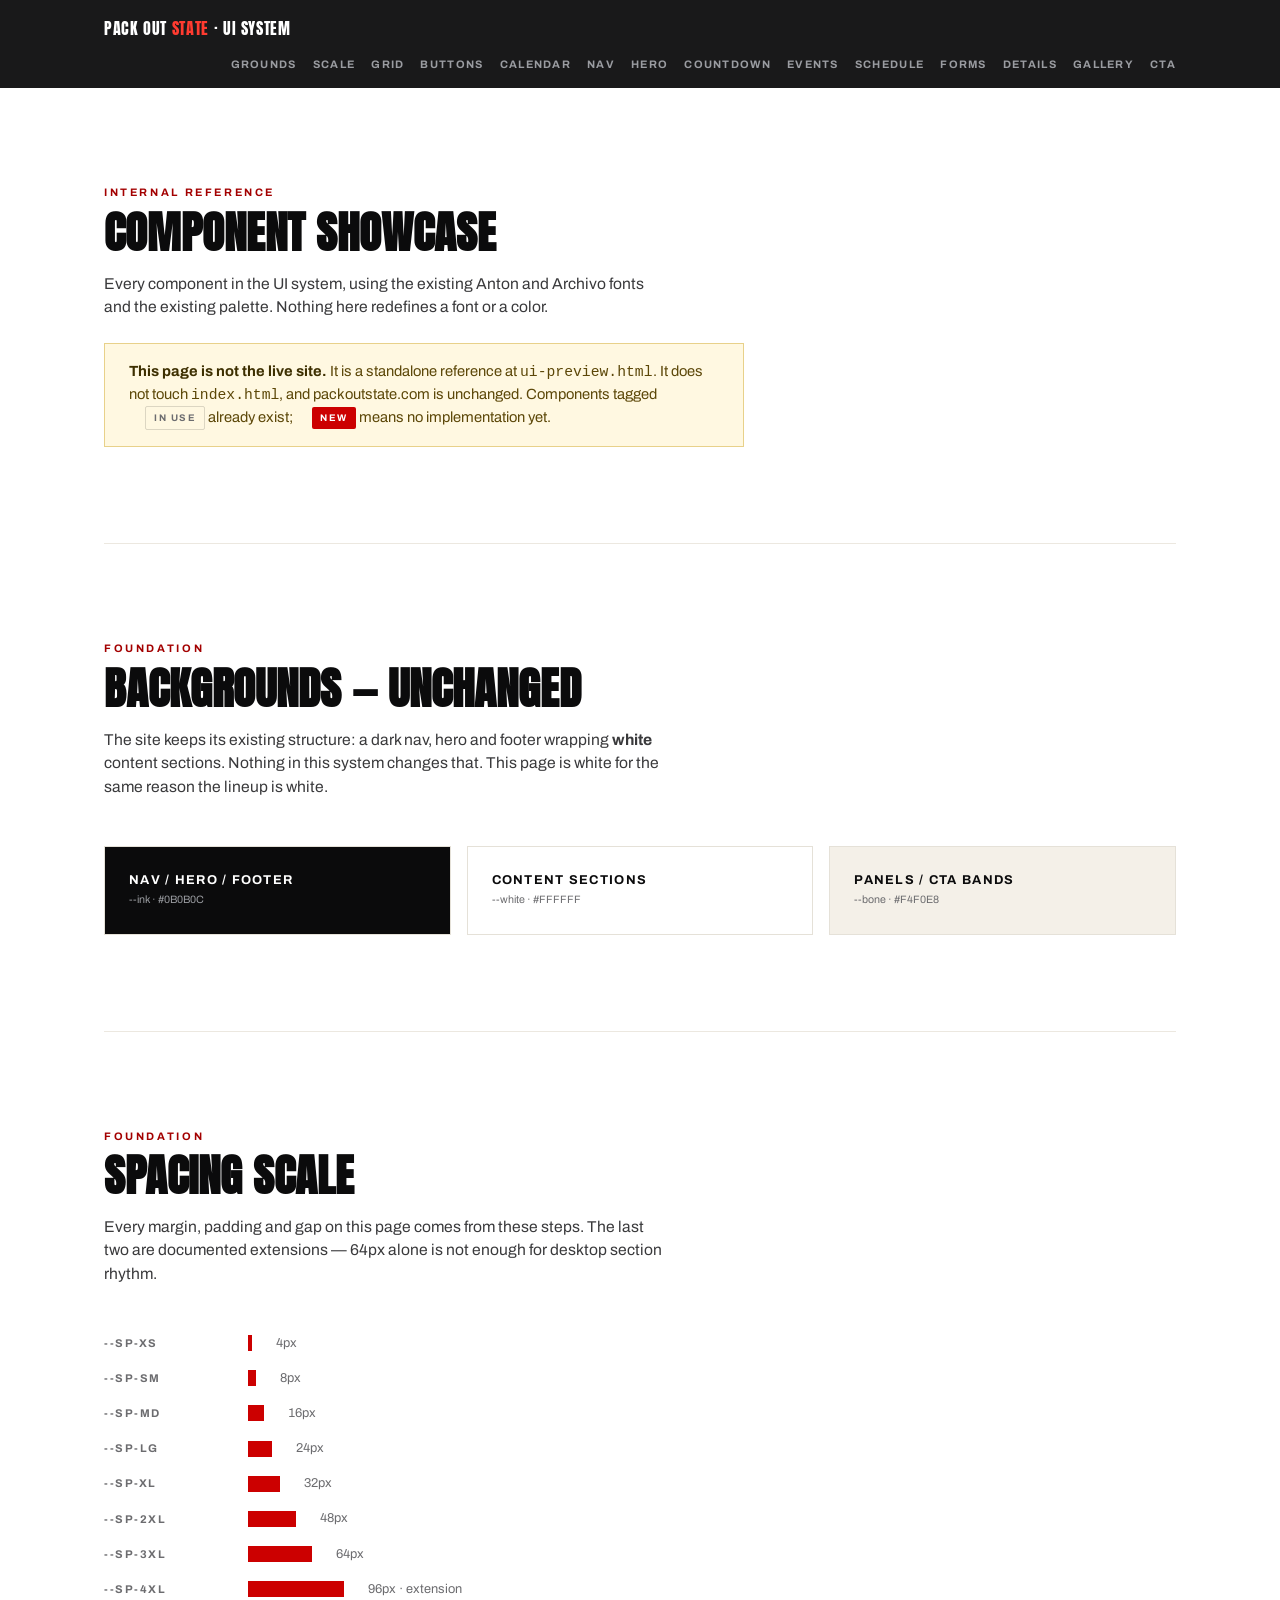
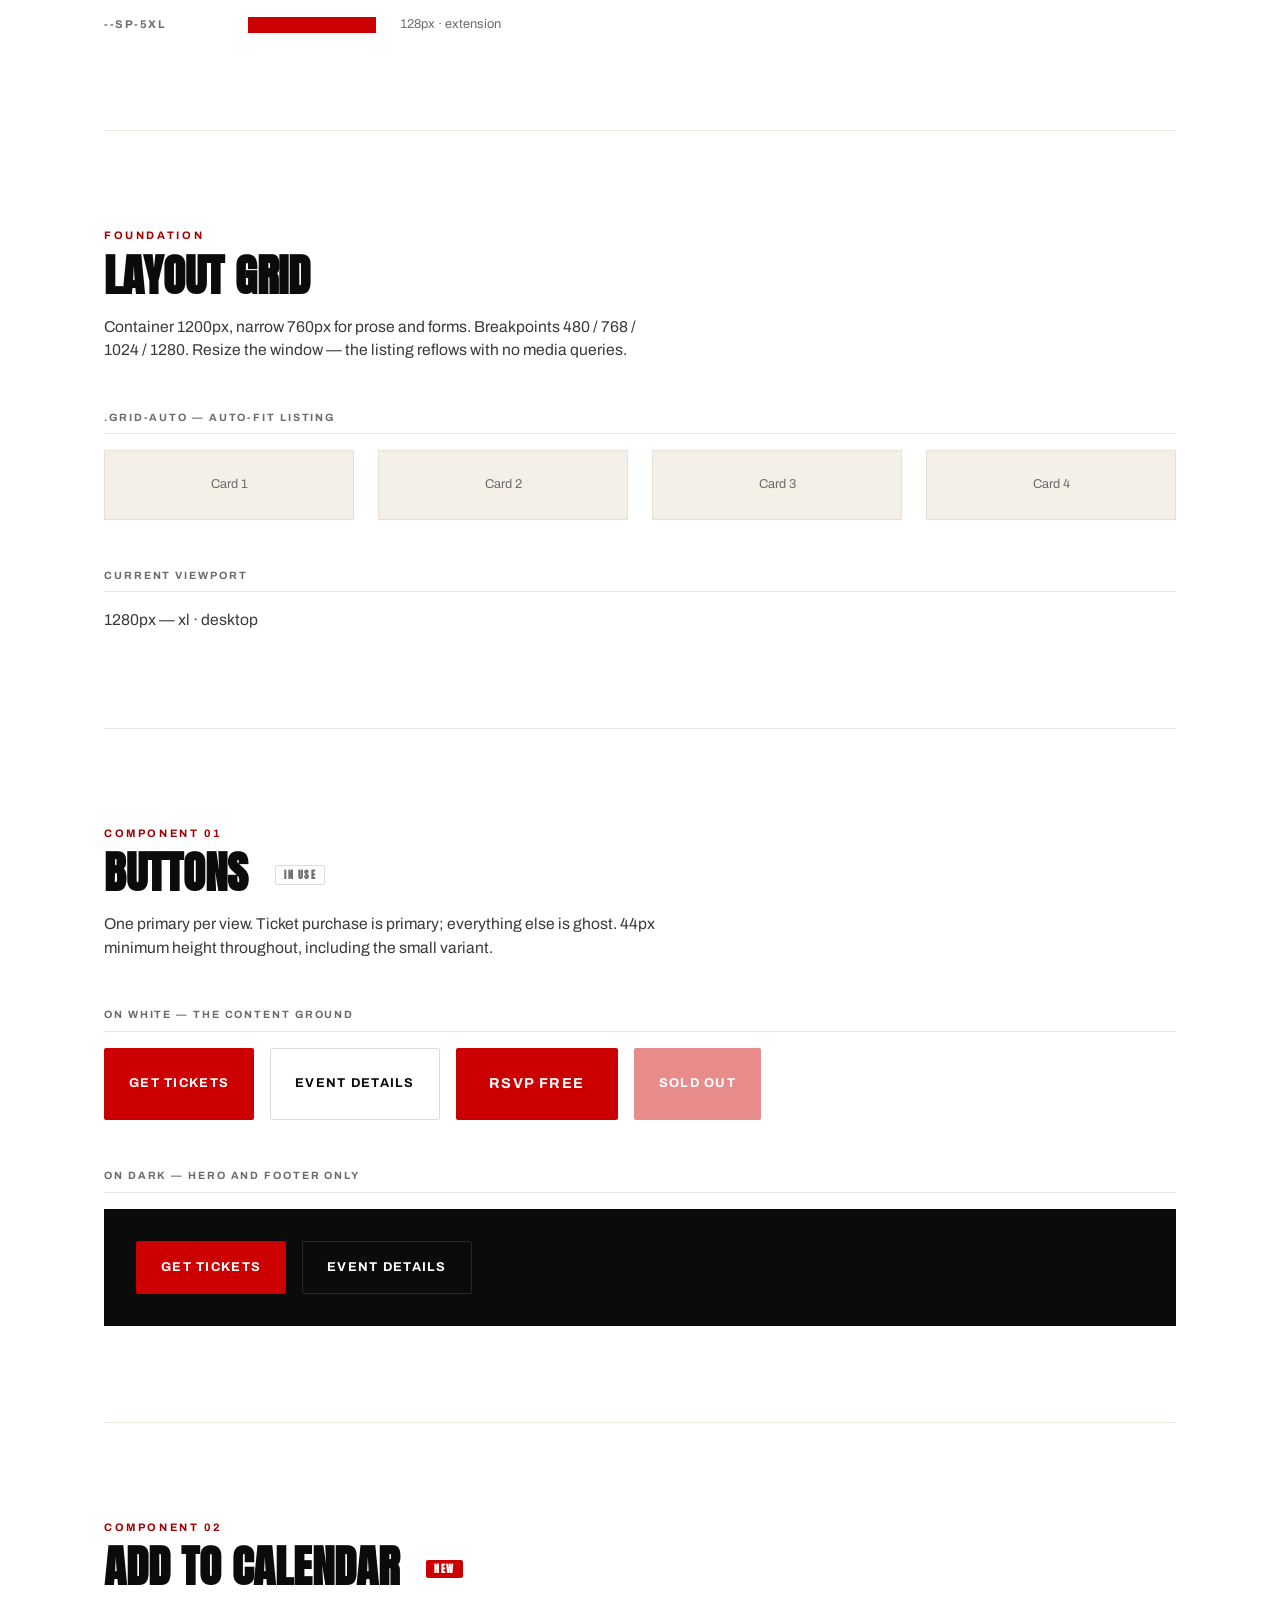
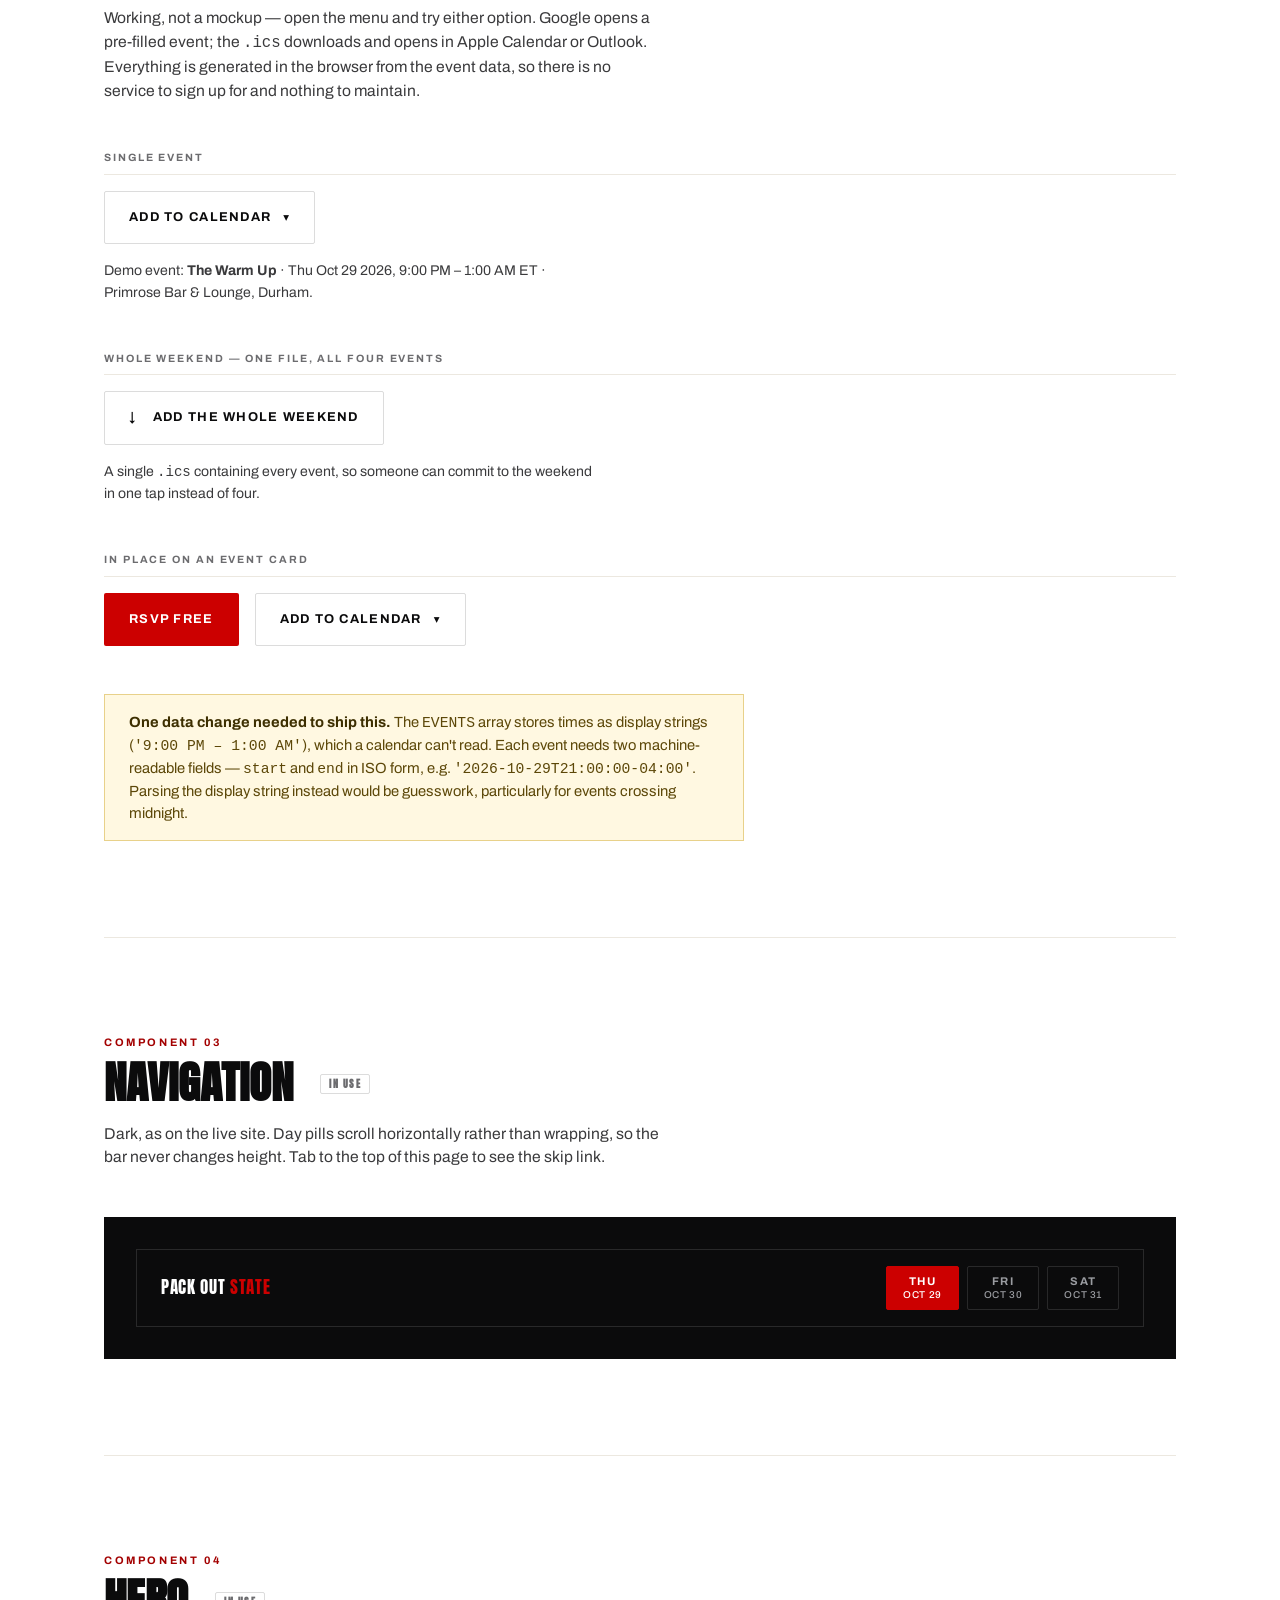
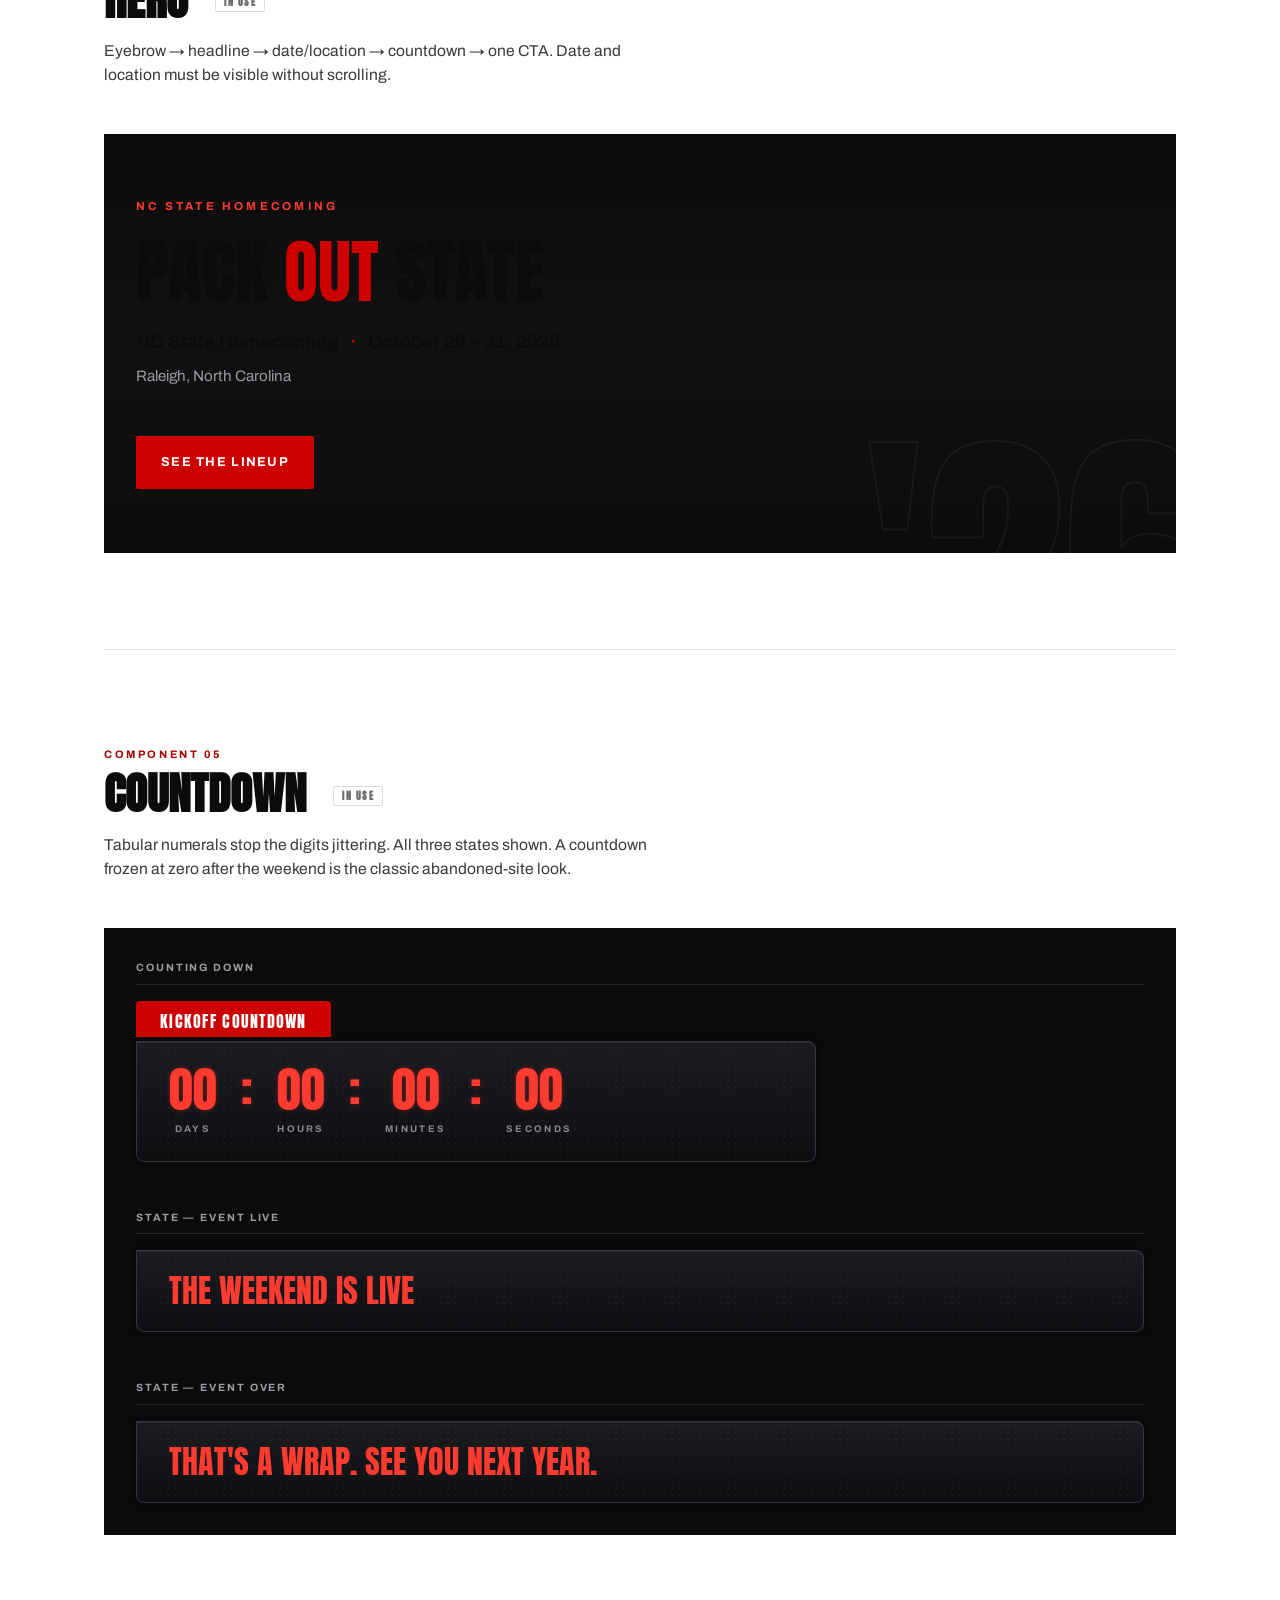
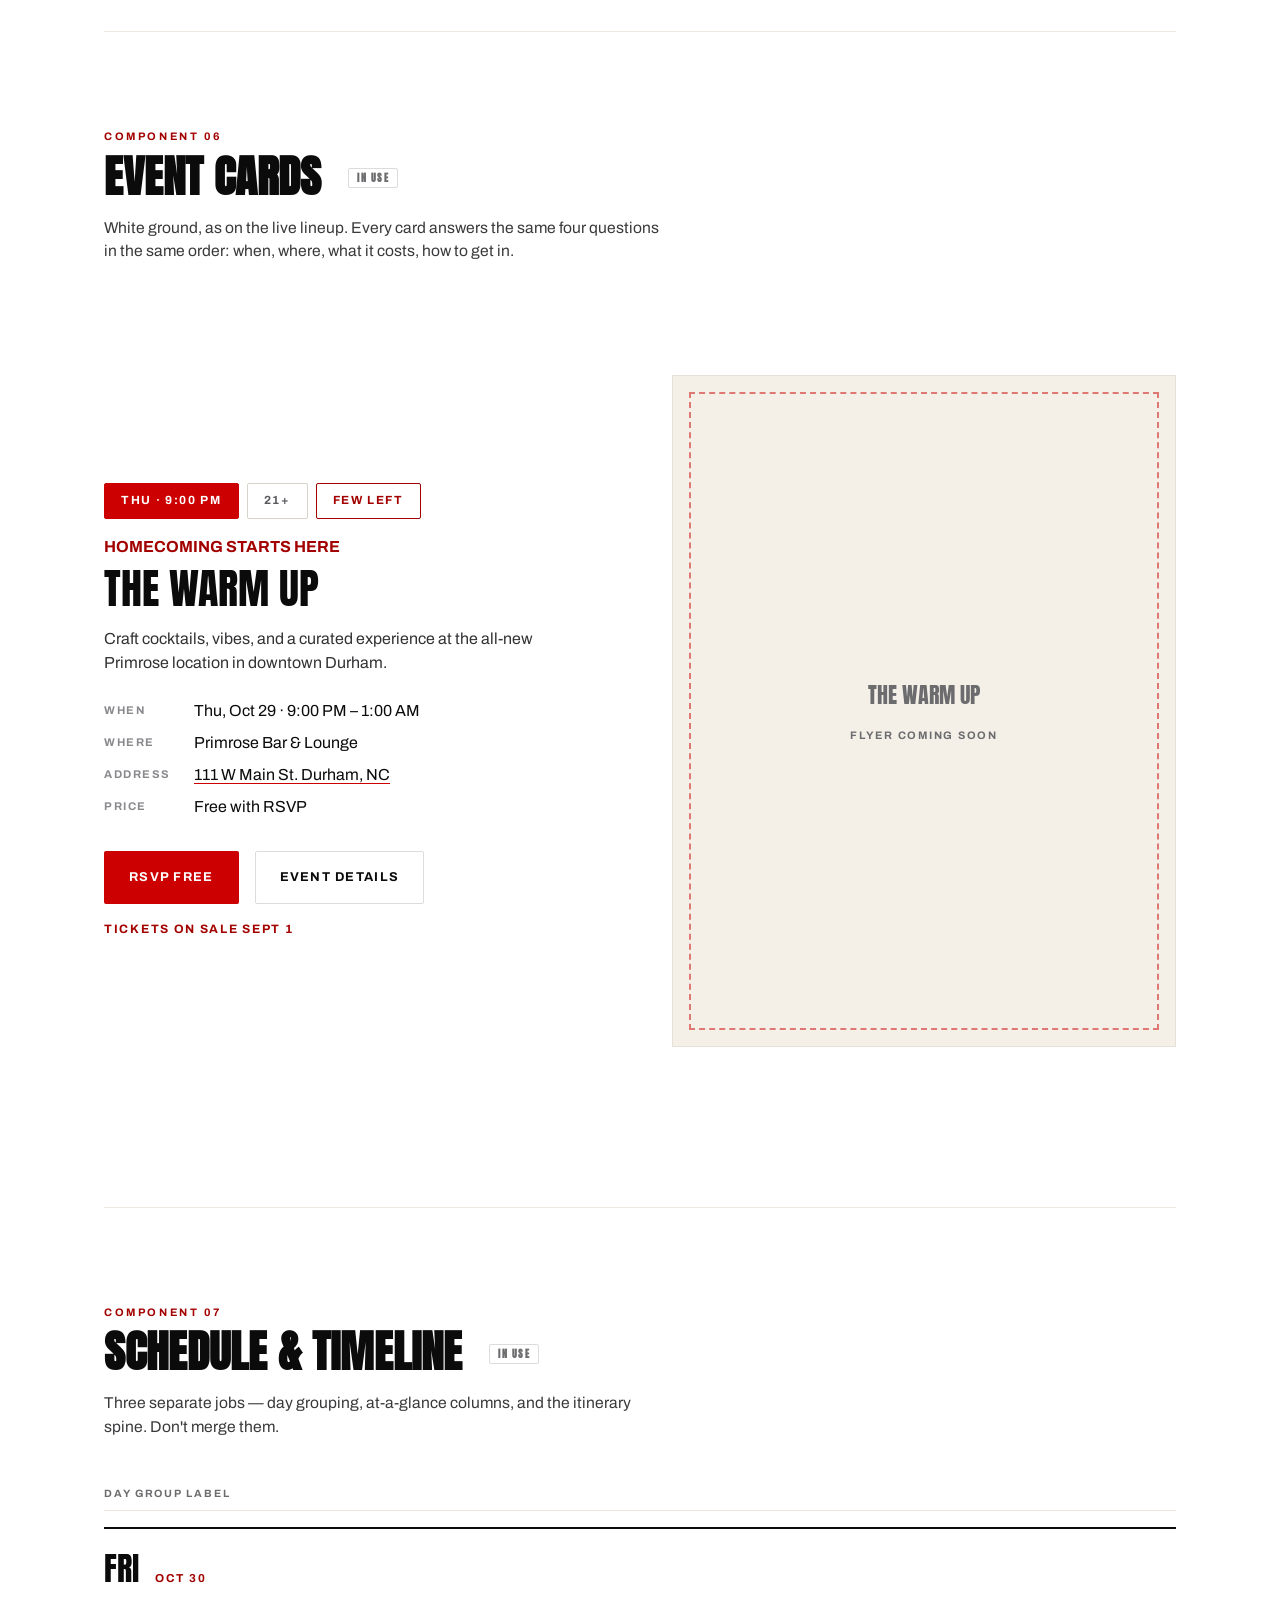
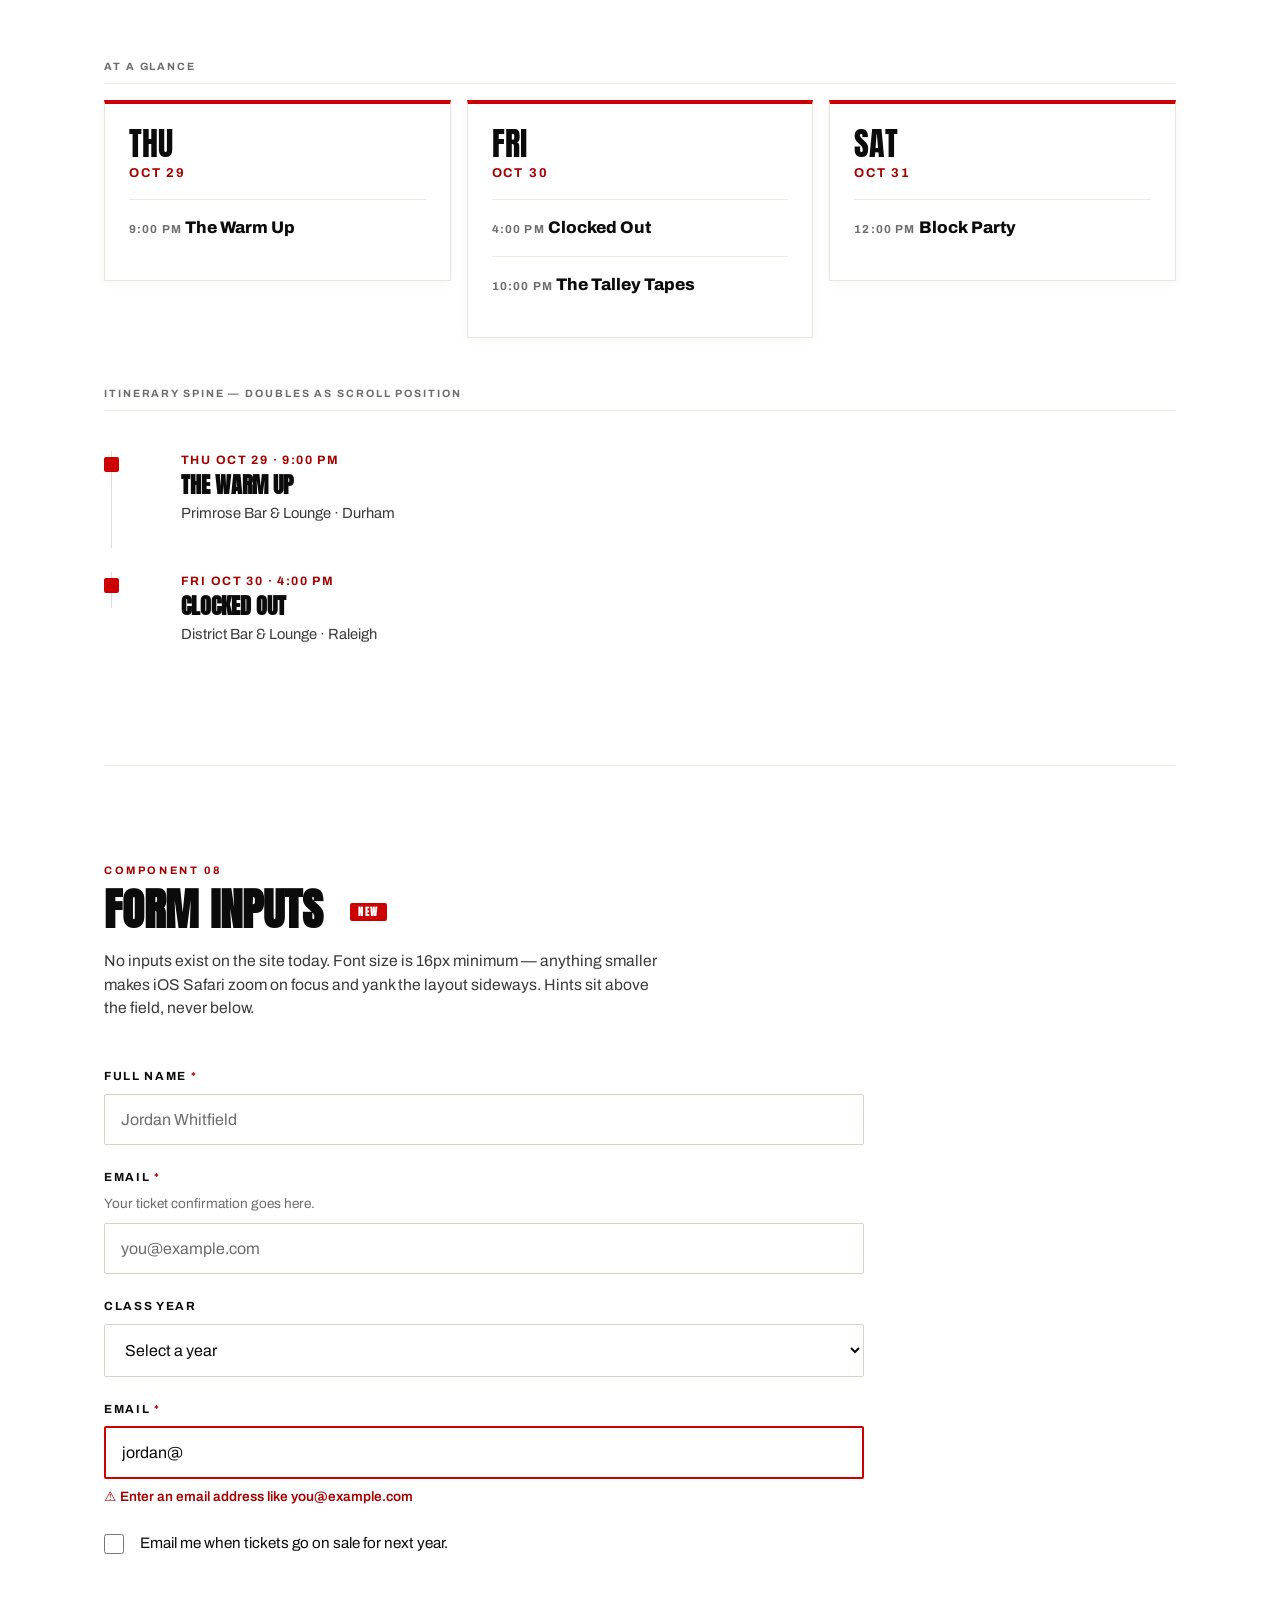
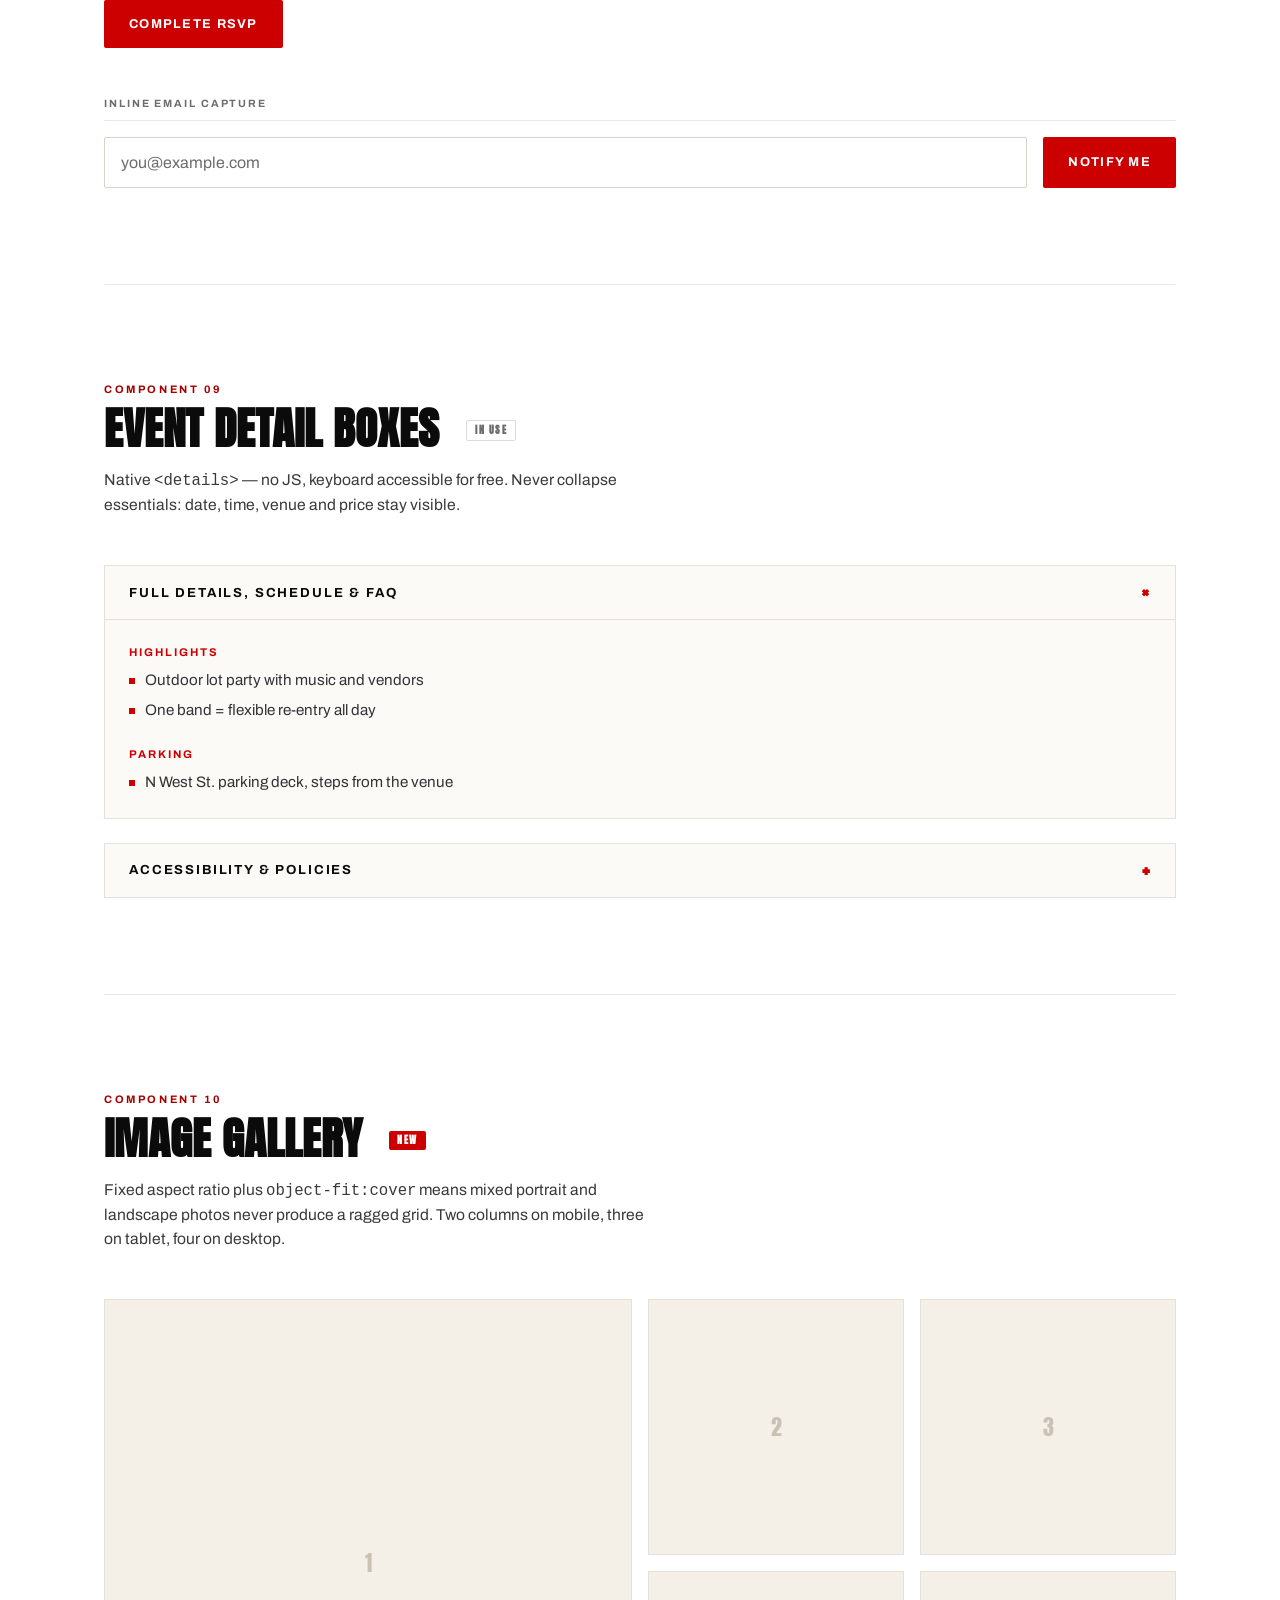
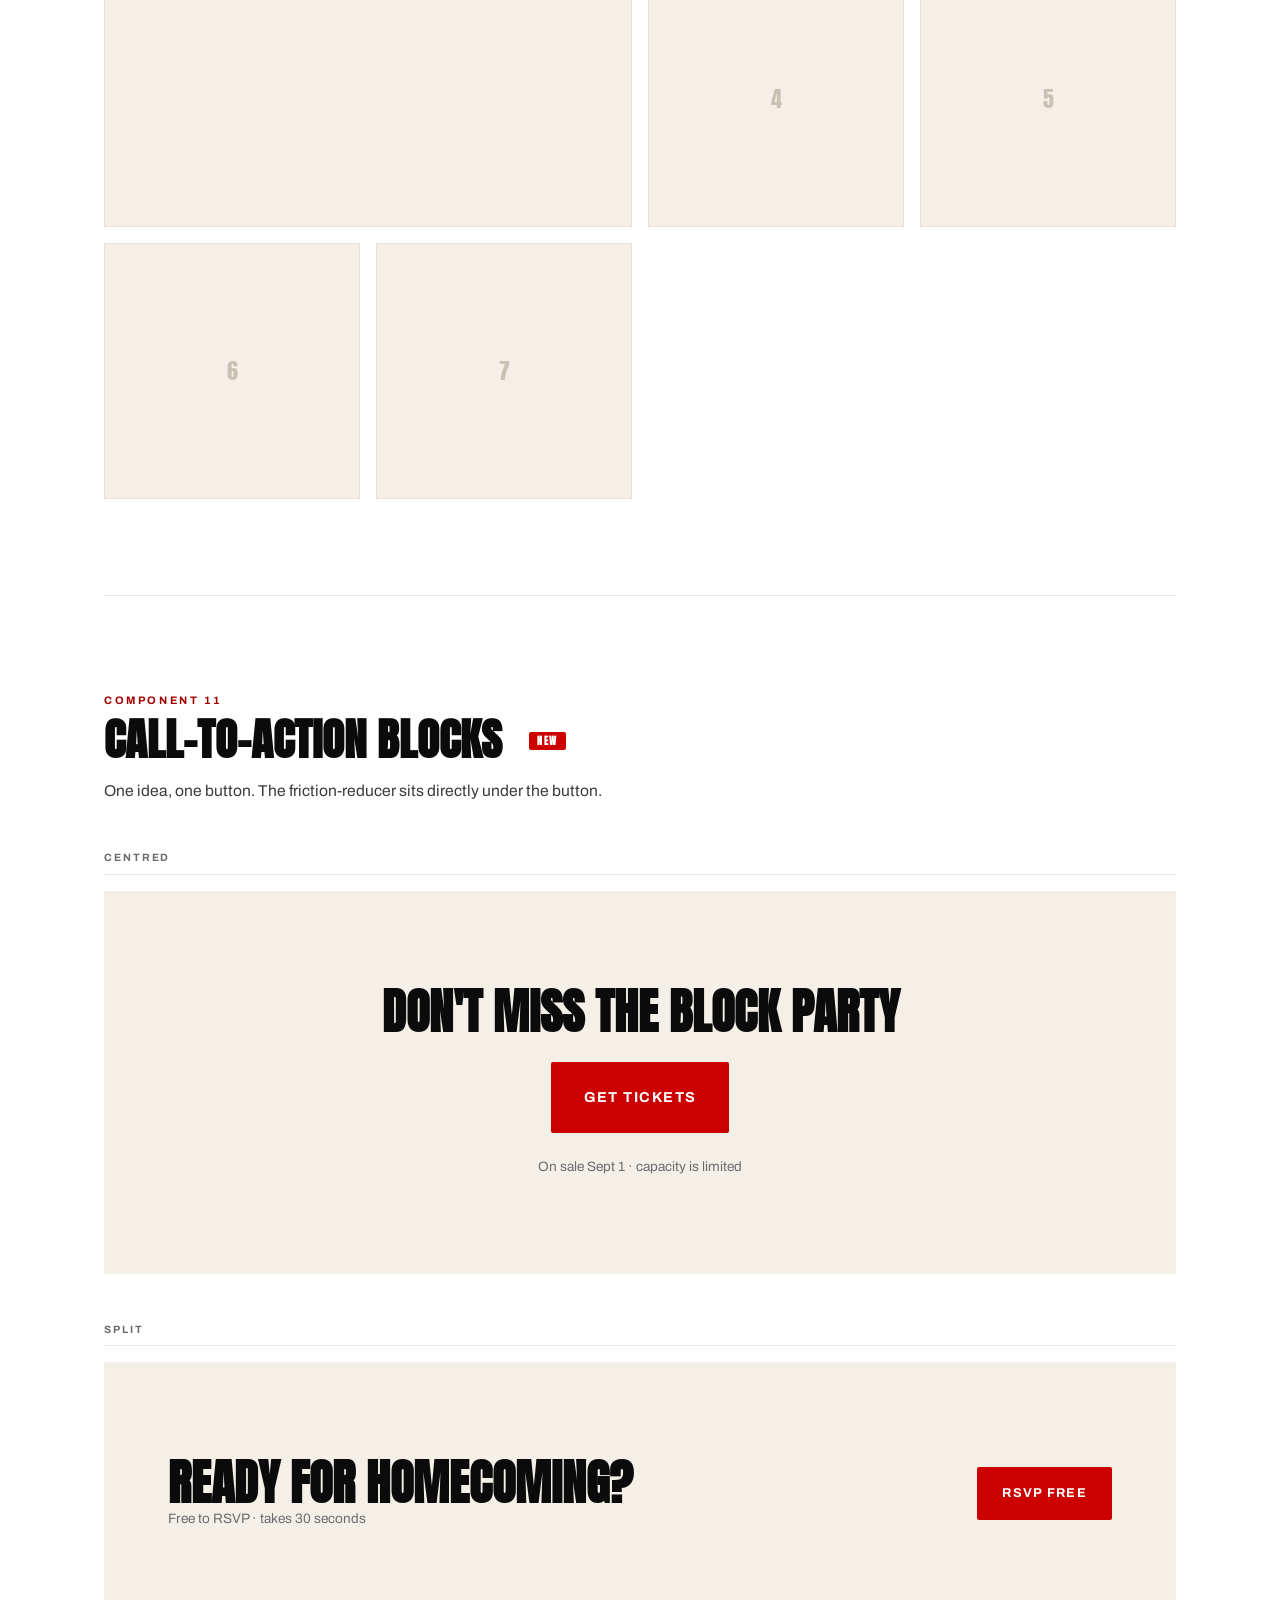
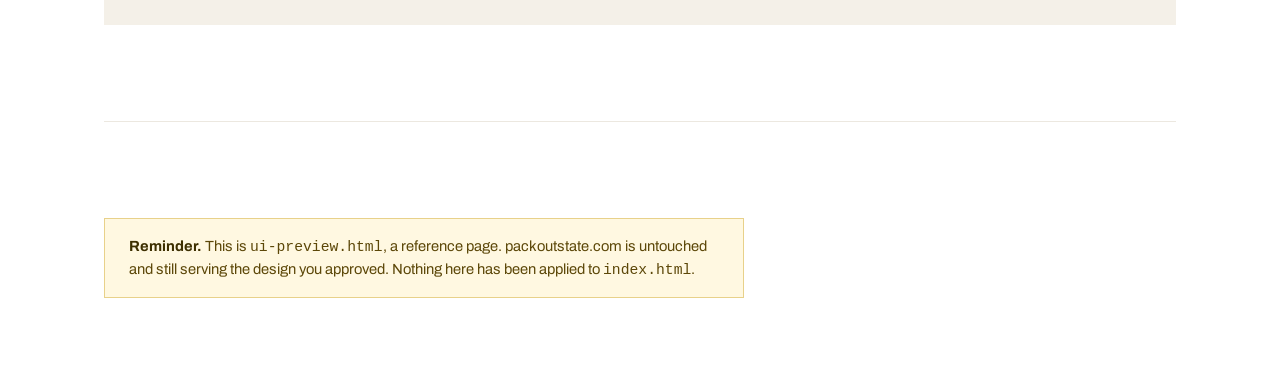
<file: ui-preview.html>
<!DOCTYPE html>
<html lang="en">
<head>
<meta charset="UTF-8">
<meta name="viewport" content="width=device-width, initial-scale=1.0">
<title>Pack Out State · UI System Preview</title>
<meta name="robots" content="noindex, nofollow">
<meta name="description" content="Component showcase for the Pack Out State UI system. Internal reference — not a public page.">

<link rel="preconnect" href="https://fonts.googleapis.com">
<link rel="preconnect" href="https://fonts.gstatic.com" crossorigin>
<link href="https://fonts.googleapis.com/css2?family=Anton&family=Archivo:wght@400;500;600;700;800&display=swap" rel="stylesheet">

<style>
/* ===========================================================
   TOKENS — copied verbatim from index.html. Nothing redefined.
   Fonts: Anton + Archivo. Palette unchanged.

   GROUND STRUCTURE mirrors the live site:
     nav / hero / countdown / footer  = --ink        (dark)
     all content sections             = --white      (#FFFFFF)
   The site is NOT all black. Content is white.
   =========================================================== */
:root{
  --red:#CC0000;
  --red-deep:#A30000;
  --red-bright:#FF3B30;
  --ink:#0B0B0C;
  --carbon:#17181A;
  --carbon-2:#212327;
  --bone:#F4F0E8;
  --bone-2:#E7E0D2;
  --white:#FFFFFF;
  --ash:#9A9CA1;
  --line:rgba(255,255,255,.12);
  --line-dark:rgba(11,11,12,.14);
  --display:'Anton', Impact, sans-serif;
  --sans:'Archivo', system-ui, -apple-system, sans-serif;
  --wrap:1200px;
  --pad:clamp(20px, 5vw, 64px);

  /* named from values ALREADY in index.html — not new colors */
  --ink-2:#3a3a3c;      /* .section--bone .section__lead */
  --ink-3:#6c6c6f;      /* .glance__time                 */
  --rule :#ECE8E0;      /* #lineup border-top            */
  --rule-2:#E5E1D8;     /* .xtra border                  */

  /* NEW — spacing + layout only, no color or type */
  --sp-xs:4px; --sp-sm:8px; --sp-md:16px; --sp-lg:24px;
  --sp-xl:32px; --sp-2xl:48px; --sp-3xl:64px;
  --sp-4xl:96px; --sp-5xl:128px;
  --wrap-narrow:760px;
  --rail:clamp(32px, 6vw, 88px);
  --section-y:var(--sp-3xl);
}
@media(min-width:1024px){ :root{ --section-y:var(--sp-4xl) } }

*{box-sizing:border-box;margin:0;padding:0}
html{scroll-behavior:smooth}
@media (prefers-reduced-motion: reduce){ html{scroll-behavior:auto} }

/* page ground = WHITE, same as the live content sections */
body{
  font-family:var(--sans); background:var(--white); color:var(--ink);
  line-height:1.5; -webkit-font-smoothing:antialiased; overflow-x:hidden;
}
a{color:inherit}
img{max-width:100%;display:block}
:focus-visible{outline:3px solid var(--red);outline-offset:3px}

.wrap{max-width:var(--wrap);margin-inline:auto;padding-inline:var(--pad)}

/* ---------- PREVIEW CHROME (not part of the system) ---------- */
.pv-bar{position:sticky;top:0;z-index:100;background:rgba(11,11,12,.94);
  backdrop-filter:blur(10px);color:var(--white)}
.pv-bar__in{display:flex;align-items:center;gap:var(--sp-md);flex-wrap:wrap;
  max-width:var(--wrap);margin-inline:auto;padding:var(--sp-md) var(--pad)}
.pv-bar__t{font-family:var(--display);text-transform:uppercase;font-size:1rem;
  letter-spacing:.04em;white-space:nowrap}
.pv-bar__t span{color:var(--red-bright)}
.pv-nav{display:flex;gap:var(--sp-md);flex-wrap:wrap;margin-left:auto}
.pv-nav a{font-size:.68rem;font-weight:700;letter-spacing:.12em;text-transform:uppercase;
  color:var(--ash);text-decoration:none}
.pv-nav a:hover{color:var(--white)}

.pv-note{background:#FFF8E1;border:1px solid #E8D18A;color:#5c4708;
  padding:var(--sp-md) var(--sp-lg);font-size:.92rem;max-width:80ch}
.pv-note b{color:#3d2f00}

.pv-sec{padding-block:var(--section-y);border-top:1px solid var(--rule)}
.pv-sec__n{font-size:.68rem;font-weight:700;letter-spacing:.24em;text-transform:uppercase;
  color:var(--red-deep);margin-bottom:var(--sp-sm)}
.pv-sec__h{font-family:var(--display);text-transform:uppercase;line-height:1.05;
  font-size:clamp(1.8rem,4.5vw,2.8rem)}
.pv-sec__d{color:var(--ink-2);margin-top:var(--sp-md);max-width:62ch;font-size:.98rem}
.pv-sec__body{margin-top:var(--sp-2xl)}

.pv-tag{display:inline-block;font-size:.6rem;font-weight:700;letter-spacing:.16em;
  text-transform:uppercase;padding:var(--sp-xs) var(--sp-sm);border-radius:2px;
  vertical-align:middle;margin-left:var(--sp-md)}
.pv-tag--new{background:var(--red);color:var(--white)}
.pv-tag--has{background:transparent;color:var(--ink-3);border:1px solid var(--line-dark)}

.pv-lab{font-size:.66rem;font-weight:700;letter-spacing:.18em;text-transform:uppercase;
  color:var(--ink-3);margin-bottom:var(--sp-md);padding-bottom:var(--sp-sm);
  border-bottom:1px solid var(--rule)}
.pv-row{margin-bottom:var(--sp-2xl)}
.pv-row:last-child{margin-bottom:0}

/* dark panel — only for components that are dark on the real site */
.on-dark{background:var(--ink);color:var(--white);padding:var(--sp-xl)}
.on-dark .pv-lab{color:var(--ash);border-color:var(--line)}
.on-dark .pv-sec__d{color:var(--ash)}

/* ===========================================================
   1  BUTTONS
   =========================================================== */
.btn{
  display:inline-flex;align-items:center;justify-content:center;gap:var(--sp-sm);
  font-family:var(--sans);font-weight:700;font-size:.8rem;
  letter-spacing:.1em;text-transform:uppercase;
  padding:var(--sp-md) var(--sp-lg);
  border:1px solid transparent;border-radius:2px;
  cursor:pointer;text-decoration:none;text-align:center;min-height:44px;
  transition:transform .15s, background .2s, color .2s, border-color .2s;
}
.btn:active{transform:translateY(1px)}
.btn[aria-disabled="true"],.btn:disabled{opacity:.45;pointer-events:none}
.btn--primary{background:var(--red);color:var(--white)}
.btn--primary:hover{background:var(--red-deep)}
.btn--ghost{background:transparent;color:var(--ink);border-color:var(--line-dark)}
.btn--ghost:hover{border-color:var(--ink)}
.on-dark .btn--ghost{color:var(--white);border-color:var(--line)}
.on-dark .btn--ghost:hover{border-color:var(--white)}
/* smaller type and padding — but the 44px tap target is never negotiable */
.btn--sm{padding:var(--sp-sm) var(--sp-md);font-size:.72rem;min-height:44px}
.btn--lg{padding:var(--sp-lg) var(--sp-xl);font-size:.9rem}
.btn--block{display:flex;width:100%}
.btnrow{display:flex;flex-wrap:wrap;gap:var(--sp-md)}
@media(max-width:479px){ .btnrow .btn{flex:1 1 100%} }

/* ===========================================================
   2  NAVIGATION  (dark on the live site)
   =========================================================== */
.nav__inner{display:flex;align-items:center;gap:var(--sp-lg);
  padding:var(--sp-md) var(--sp-lg);border:1px solid var(--line)}
.nav__brand{font-family:var(--display);font-size:1.05rem;letter-spacing:.04em;
  text-transform:uppercase;white-space:nowrap;text-decoration:none}
.nav__brand span{color:var(--red)}
.nav__days{display:flex;gap:var(--sp-sm);margin-left:auto;overflow-x:auto;
  scrollbar-width:none}
.nav__days::-webkit-scrollbar{display:none}
.day-pill{border:1px solid var(--line);background:transparent;color:var(--ash);
  font-family:var(--sans);font-weight:700;font-size:.7rem;letter-spacing:.12em;
  text-transform:uppercase;padding:var(--sp-sm) var(--sp-md);border-radius:2px;
  cursor:pointer;white-space:nowrap;min-height:44px;
  transition:color .2s,border-color .2s,background .2s}
.day-pill small{display:block;font-weight:500;font-size:.62rem;letter-spacing:.06em;
  margin-top:2px}
.day-pill:hover{color:var(--white);border-color:var(--ash)}
.day-pill.is-active{background:var(--red);border-color:var(--red);color:var(--white)}
.skip{position:absolute;left:-9999px}
.skip:focus{left:var(--pad);top:var(--sp-sm);z-index:200;padding:var(--sp-md);
  background:var(--red);color:var(--white)}

/* ===========================================================
   3  HERO  (dark on the live site)
   =========================================================== */
.demo-hero{position:relative;overflow:hidden;padding:var(--sp-3xl) var(--sp-xl);
  background:linear-gradient(180deg,rgba(11,11,12,1) 0%,rgba(11,11,12,.88) 15%,
    rgba(11,11,12,.55) 45%,rgba(11,11,12,.75) 78%,rgba(11,11,12,.95) 100%),var(--carbon)}
.demo-hero__ghost{position:absolute;right:-2vw;bottom:-30%;z-index:0;pointer-events:none;
  font-family:var(--display);font-size:22vw;line-height:.8;color:transparent;
  -webkit-text-stroke:2px rgba(255,255,255,.05);user-select:none}
.hero__inner{position:relative;z-index:1;max-width:900px}
.eyebrow{font-size:.72rem;letter-spacing:.28em;text-transform:uppercase;font-weight:700;
  color:var(--red-bright)}
.hero__eyebrow{margin-bottom:var(--sp-lg)}
.demo-hero h3{font-family:var(--display);font-weight:400;
  font-size:clamp(2rem,7vw,4.4rem);line-height:.92;text-transform:uppercase}
.demo-hero h3 .accent{color:var(--red)}
.hero__sub{margin-top:var(--sp-lg);font-size:clamp(1rem,2vw,1.2rem);font-weight:600}
.hero__sub .dot{color:var(--red);margin-inline:var(--sp-sm)}
.hero__meta{margin-top:var(--sp-sm);color:var(--ash);font-size:.95rem}

/* ===========================================================
   4  COUNTDOWN  (dark on the live site)
   =========================================================== */
.board{max-width:680px}
.board__plate{display:inline-block;background:var(--red);color:var(--white);
  font-family:var(--display);letter-spacing:.08em;text-transform:uppercase;
  font-size:clamp(.8rem,2vw,1rem);padding:var(--sp-sm) var(--sp-lg);
  border-radius:4px 4px 0 0}
.board__shell{position:relative;overflow:hidden;
  background:linear-gradient(180deg,#1b1c20,#0d0e10);
  border:1px solid #35373c;border-radius:0 8px 8px 8px;
  padding:var(--sp-lg) var(--sp-xl);
  box-shadow:0 0 0 4px #08090a, inset 0 1px 0 rgba(255,255,255,.07)}
.board__shell::before{content:'';position:absolute;inset:0;pointer-events:none;
  background-image:radial-gradient(rgba(255,255,255,.035) 1px,transparent 1px);
  background-size:7px 7px}
.count{display:flex;align-items:flex-start;gap:var(--sp-lg)}
.count__unit{text-align:center}
.count__num,.count__colon{font-family:var(--display);
  font-size:clamp(1.7rem,5.5vw,3rem);line-height:1;color:var(--red-bright);
  text-shadow:0 0 5px rgba(255,45,45,.35);font-variant-numeric:tabular-nums}
.count__label{font-size:.6rem;letter-spacing:.24em;text-transform:uppercase;
  color:#85888f;margin-top:var(--sp-sm);font-weight:700}
.count__state{font-family:var(--display);font-size:clamp(1.3rem,4vw,2rem);
  text-transform:uppercase;color:var(--red-bright);line-height:1}

/* ===========================================================
   5  EVENT CARD  (white ground on the live site)
   =========================================================== */
.event{display:grid;gap:var(--sp-lg);grid-template-columns:1fr;
  padding-block:var(--sp-2xl);border-top:1px solid var(--rule)}
@media(min-width:768px){
  .event{gap:var(--sp-3xl);grid-template-columns:1fr 1fr;
    padding-block:var(--sp-3xl);align-items:center}
}
.event__body{min-width:0}
.event__tags{display:flex;flex-wrap:wrap;gap:var(--sp-sm);margin-bottom:var(--sp-md)}
.chip{display:inline-flex;align-items:center;padding:var(--sp-sm) var(--sp-md);
  font-size:.74rem;font-weight:700;letter-spacing:.14em;text-transform:uppercase;
  border:1px solid #D8D3C8;border-radius:2px;color:#5a5a5e}
.chip--day{background:var(--red);border-color:var(--red);color:var(--white)}
.chip--status{border-color:var(--red-deep);color:var(--red-deep)}
.event__tagline{color:var(--red-deep);font-size:1rem;font-weight:700;
  text-transform:uppercase;margin-bottom:var(--sp-sm)}
.event__name{font-family:var(--display);font-weight:400;
  font-size:clamp(1.7rem,4.5vw,2.6rem);line-height:1.06;text-transform:uppercase}
.event__desc{margin-top:var(--sp-md);color:#333336;max-width:52ch}
.event__cta{display:flex;flex-wrap:wrap;gap:var(--sp-md);margin-top:var(--sp-xl);
  align-items:flex-start}
.event__onsale{margin-top:var(--sp-md);font-size:.76rem;letter-spacing:.14em;
  text-transform:uppercase;font-weight:700;color:var(--red-deep)}
.flyer{position:relative;overflow:hidden;border:1px solid var(--rule-2);
  background:var(--bone)}
.flyer--ph{aspect-ratio:3/4}
.flyer__ph{position:absolute;inset:var(--sp-md);display:flex;flex-direction:column;
  align-items:center;justify-content:center;text-align:center;gap:var(--sp-md);
  border:2px dashed rgba(204,0,0,.5)}
.flyer__ph-n{font-family:var(--display);font-size:1.4rem;text-transform:uppercase;
  color:var(--ink-3)}
.flyer__ph-s{font-size:.68rem;letter-spacing:.16em;text-transform:uppercase;
  color:var(--ink-3);font-weight:700}

/* ===========================================================
   6  SCHEDULE / TIMELINE
   =========================================================== */
.daygroup__label{display:flex;align-items:baseline;gap:var(--sp-md);
  padding-block:var(--sp-lg);border-top:2px solid var(--ink);
  font-family:var(--display);text-transform:uppercase}
.daygroup__label .d{font-size:clamp(1.4rem,3.5vw,2rem);line-height:1}
.daygroup__label .dt{font-family:var(--sans);font-weight:700;font-size:.72rem;
  letter-spacing:.18em;color:var(--red-deep)}
.glance{display:grid;gap:var(--sp-md);align-items:start;
  grid-template-columns:repeat(auto-fit,minmax(260px,1fr))}
.glance__col{background:var(--white);border:1px solid #E9E5DD;
  border-top:4px solid var(--red);padding:var(--sp-lg);
  box-shadow:0 2px 10px rgba(11,11,12,.04)}
.glance__day{font-family:var(--display);font-size:2rem;text-transform:uppercase;line-height:1}
.glance__date{font-size:.8rem;letter-spacing:.14em;text-transform:uppercase;
  color:var(--red-deep);font-weight:700;margin-top:var(--sp-xs);margin-bottom:var(--sp-md)}
.glance__item{display:block;padding-block:var(--sp-md);border-top:1px solid #EFEBE3;
  text-decoration:none;transition:padding-left .22s ease,color .2s}
.glance__item:hover{color:var(--red);padding-left:var(--sp-sm)}
.glance__time{font-size:.72rem;letter-spacing:.1em;text-transform:uppercase;
  color:var(--ink-3);font-weight:700}
.glance__name{font-weight:800;font-size:1.05rem;margin-top:var(--sp-xs);line-height:1.25}
.ev{display:grid;grid-template-columns:var(--rail) 1fr;padding-block:var(--sp-lg)}
.ev__rail{position:relative}
.ev__rail::before{content:'';position:absolute;left:7px;top:0;
  bottom:calc(-1 * var(--sp-lg));width:1px;background:var(--line-dark)}
.ev:last-child .ev__rail::before{bottom:50%}
.ev__tick{position:absolute;left:0;top:.4em;width:15px;height:15px;
  background:var(--red);border-radius:2px}
.ev__time{font-size:.76rem;font-weight:700;letter-spacing:.14em;
  text-transform:uppercase;color:var(--red-deep)}
.ev__name{font-family:var(--display);font-size:1.4rem;text-transform:uppercase;
  line-height:1.1;margin-top:var(--sp-xs)}
.ev__where{color:var(--ink-2);font-size:.92rem;margin-top:var(--sp-xs)}

/* ===========================================================
   7  ADD TO CALENDAR  (new)
   =========================================================== */
.cal{position:relative;display:inline-block}
.cal__trigger{list-style:none;cursor:pointer;user-select:none}
.cal__trigger::-webkit-details-marker{display:none}
.cal__trigger::after{content:'▾';margin-left:var(--sp-xs);font-size:.9em}
.cal[open] .cal__trigger::after{content:'▴'}
.cal__menu{position:absolute;z-index:20;top:calc(100% + var(--sp-sm));left:0;
  min-width:230px;background:var(--white);border:1px solid var(--rule-2);
  box-shadow:0 14px 34px rgba(11,11,12,.16);padding:var(--sp-sm)}
.on-dark .cal__menu{background:var(--carbon);border-color:var(--line)}
.cal__opt{display:flex;align-items:center;gap:var(--sp-md);
  padding:var(--sp-md);min-height:44px;text-decoration:none;font-size:.9rem;
  font-weight:600;border-radius:2px}
.cal__opt:hover{background:var(--bone)}
.on-dark .cal__opt:hover{background:var(--carbon-2)}
.cal__opt small{display:block;font-weight:400;font-size:.75rem;color:var(--ink-3)}
.on-dark .cal__opt small{color:var(--ash)}
.cal__ico{flex:none;width:22px;text-align:center;font-size:1rem}
@media(max-width:479px){ .cal{display:block} .cal__menu{left:0;right:0} }

/* ===========================================================
   8  FORMS  (new)
   =========================================================== */
.form{display:grid;gap:var(--sp-lg);max-width:var(--wrap-narrow)}
.field{display:grid;gap:var(--sp-sm)}
.field__label{font-size:.74rem;font-weight:700;letter-spacing:.14em;text-transform:uppercase}
.field__req{color:var(--red-deep)}
.field__hint{font-size:.85rem;color:var(--ink-3)}
.input,.select,.textarea{font-family:var(--sans);font-size:1rem;width:100%;
  padding:var(--sp-md);min-height:48px;background:var(--white);color:var(--ink);
  border:1px solid #D8D3C8;border-radius:2px;transition:border-color .2s}
.textarea{min-height:120px;resize:vertical}
.input::placeholder{color:var(--ink-3);opacity:1}
.input:hover,.select:hover,.textarea:hover{border-color:var(--ink-3)}
.field--error .input{border-color:var(--red);border-width:2px}
.field__error{display:flex;align-items:center;gap:var(--sp-xs);font-size:.85rem;
  color:var(--red-deep);font-weight:600}
.check{display:flex;align-items:flex-start;gap:var(--sp-md);min-height:44px;
  cursor:pointer;font-size:.95rem}
.check input{width:20px;height:20px;margin-top:2px;flex:none;accent-color:var(--red)}
.subscribe{display:flex;flex-wrap:wrap;gap:var(--sp-md)}
.subscribe .input{flex:1 1 240px}
.on-dark .input,.on-dark .textarea{background:var(--carbon);color:var(--white);
  border-color:var(--line)}
.on-dark .field__hint{color:var(--ash)}

/* ===========================================================
   9  EVENT DETAIL BOX
   =========================================================== */
.xtra{margin-top:var(--sp-lg);border:1px solid var(--rule-2);background:#FBFAF7}
.xtra summary{list-style:none;cursor:pointer;user-select:none;
  display:flex;align-items:center;justify-content:space-between;gap:var(--sp-md);
  padding:var(--sp-md) var(--sp-lg);min-height:44px;
  font-weight:700;font-size:.82rem;letter-spacing:.14em;text-transform:uppercase}
.xtra summary::-webkit-details-marker{display:none}
.xtra summary:hover{background:#F3F0E9}
.xtra summary::after{content:'+';font-family:var(--display);font-size:1.3rem;
  color:var(--red);line-height:1;transition:transform .2s}
.xtra[open] summary::after{transform:rotate(45deg)}
.xtra__body{padding:0 var(--sp-lg) var(--sp-lg);border-top:1px solid var(--rule-2)}
.xtra__h{font-size:.7rem;letter-spacing:.18em;text-transform:uppercase;font-weight:700;
  color:var(--red);margin:var(--sp-lg) 0 var(--sp-sm)}
.xtra__body ul{list-style:none;display:grid;gap:var(--sp-sm)}
.xtra__body li{position:relative;padding-left:var(--sp-md);color:#333336;font-size:.95rem}
.xtra__body li::before{content:'';position:absolute;left:0;top:.6em;width:6px;height:6px;
  background:var(--red)}
.facts{list-style:none;display:grid;gap:var(--sp-sm);margin-top:var(--sp-lg)}
.facts li{display:flex;gap:var(--sp-md)}
.facts .k{flex:none;min-width:74px;font-size:.7rem;font-weight:700;letter-spacing:.14em;
  text-transform:uppercase;color:#8a8a8e;padding-top:3px}
.facts a{text-decoration:underline;text-decoration-color:var(--red);text-underline-offset:3px}

/* ===========================================================
   10  GALLERY  (new)
   =========================================================== */
.gallery{display:grid;gap:var(--sp-sm);grid-template-columns:repeat(2,1fr)}
@media(min-width:768px){.gallery{grid-template-columns:repeat(3,1fr);gap:var(--sp-md)}}
@media(min-width:1024px){.gallery{grid-template-columns:repeat(4,1fr)}}
.gallery__item{position:relative;aspect-ratio:1;overflow:hidden;display:block;
  background:var(--bone);border:1px solid var(--rule-2)}
.gallery__item img{width:100%;height:100%;object-fit:cover;transition:transform .4s ease}
.gallery__item:hover img,.gallery__item:focus-visible img{transform:scale(1.04)}
.gallery__ph{position:absolute;inset:0;display:flex;align-items:center;
  justify-content:center;font-family:var(--display);font-size:1.4rem;color:#C9C2B4}
.gallery--feature .gallery__item:first-child{grid-column:span 2;grid-row:span 2;
  aspect-ratio:auto}

/* ===========================================================
   11  CTA BLOCK  (new)
   =========================================================== */
.cta{padding-block:var(--sp-4xl);text-align:center;background:var(--bone)}
.cta__inner{max-width:var(--wrap-narrow);margin-inline:auto;padding-inline:var(--pad);
  display:flex;flex-direction:column;align-items:center;gap:var(--sp-lg)}
.cta__title{font-family:var(--display);text-transform:uppercase;line-height:1.05;
  font-size:clamp(1.8rem,5vw,3rem)}
.cta__note{font-size:.85rem;color:var(--ink-3)}
.cta--split{text-align:left}
.cta--split .cta__inner{max-width:var(--wrap);flex-direction:row;
  justify-content:space-between;align-items:center}
@media(max-width:767px){
  .cta--split{text-align:center}
  .cta--split .cta__inner{flex-direction:column}
}

/* ---------- SCALE + GRID DEMO ---------- */
.scale{display:grid;gap:var(--sp-md)}
.scale__row{display:flex;align-items:center;gap:var(--sp-lg)}
.scale__k{font-size:.7rem;font-weight:700;letter-spacing:.14em;text-transform:uppercase;
  color:var(--ink-3);min-width:120px}
.scale__bar{height:16px;background:var(--red)}
.scale__v{font-size:.8rem;color:var(--ink-3);font-variant-numeric:tabular-nums}
.grid-auto{display:grid;gap:var(--sp-lg);
  grid-template-columns:repeat(auto-fit,minmax(200px,1fr))}
.grid-demo{background:var(--bone);border:1px solid var(--rule-2);
  padding:var(--sp-lg);text-align:center;font-size:.8rem;color:var(--ink-3)}
.ground{display:grid;gap:var(--sp-md);grid-template-columns:repeat(auto-fit,minmax(200px,1fr))}
.ground__s{padding:var(--sp-lg);border:1px solid var(--rule-2);font-size:.8rem;font-weight:700;
  letter-spacing:.1em;text-transform:uppercase}

@media (prefers-reduced-motion: reduce){
  *{animation:none !important;transition:none !important}
  .gallery__item:hover img{transform:none}
}
</style>
</head>
<body>

<a href="#main" class="skip">Skip to content</a>

<header class="pv-bar">
  <div class="pv-bar__in">
    <span class="pv-bar__t">Pack Out <span>State</span> · UI System</span>
    <nav class="pv-nav" aria-label="Preview sections">
      <a href="#grounds">Grounds</a><a href="#scale">Scale</a><a href="#grid">Grid</a>
      <a href="#buttons">Buttons</a><a href="#calendar">Calendar</a><a href="#nav">Nav</a>
      <a href="#hero">Hero</a><a href="#countdown">Countdown</a><a href="#events">Events</a>
      <a href="#schedule">Schedule</a><a href="#forms">Forms</a><a href="#details">Details</a>
      <a href="#gallery">Gallery</a><a href="#cta">CTA</a>
    </nav>
  </div>
</header>

<main id="main" class="wrap">

  <section class="pv-sec" style="border-top:0">
    <div class="pv-sec__n">Internal reference</div>
    <h1 class="pv-sec__h">Component showcase</h1>
    <p class="pv-sec__d">Every component in the UI system, using the existing Anton
      and Archivo fonts and the existing palette. Nothing here redefines a font or a
      color.</p>
    <div class="pv-note" style="margin-top:var(--sp-lg)">
      <b>This page is not the live site.</b> It is a standalone reference at
      <code>ui-preview.html</code>. It does not touch <code>index.html</code>, and
      packoutstate.com is unchanged. Components tagged
      <span class="pv-tag pv-tag--has">In use</span> already exist;
      <span class="pv-tag pv-tag--new">New</span> means no implementation yet.
    </div>
  </section>

  <!-- ================= GROUNDS ================= -->
  <section class="pv-sec" id="grounds">
    <div class="pv-sec__n">Foundation</div>
    <h2 class="pv-sec__h">Backgrounds — unchanged</h2>
    <p class="pv-sec__d">The site keeps its existing structure: a dark nav, hero and
      footer wrapping <strong>white</strong> content sections. Nothing in this system
      changes that. This page is white for the same reason the lineup is white.</p>
    <div class="pv-sec__body ground">
      <div class="ground__s" style="background:var(--ink);color:var(--white)">
        Nav / Hero / Footer<br><small style="font-weight:400;letter-spacing:0;text-transform:none;color:var(--ash)">--ink · #0B0B0C</small>
      </div>
      <div class="ground__s" style="background:var(--white);color:var(--ink)">
        Content sections<br><small style="font-weight:400;letter-spacing:0;text-transform:none;color:var(--ink-3)">--white · #FFFFFF</small>
      </div>
      <div class="ground__s" style="background:var(--bone);color:var(--ink)">
        Panels / CTA bands<br><small style="font-weight:400;letter-spacing:0;text-transform:none;color:var(--ink-3)">--bone · #F4F0E8</small>
      </div>
    </div>
  </section>

  <!-- ================= SPACING ================= -->
  <section class="pv-sec" id="scale">
    <div class="pv-sec__n">Foundation</div>
    <h2 class="pv-sec__h">Spacing scale</h2>
    <p class="pv-sec__d">Every margin, padding and gap on this page comes from these
      steps. The last two are documented extensions — 64px alone is not enough for
      desktop section rhythm.</p>
    <div class="pv-sec__body scale" id="scaleOut"></div>
  </section>

  <!-- ================= GRID ================= -->
  <section class="pv-sec" id="grid">
    <div class="pv-sec__n">Foundation</div>
    <h2 class="pv-sec__h">Layout grid</h2>
    <p class="pv-sec__d">Container 1200px, narrow 760px for prose and forms.
      Breakpoints 480 / 768 / 1024 / 1280. Resize the window — the listing reflows
      with no media queries.</p>
    <div class="pv-sec__body">
      <div class="pv-lab">.grid-auto — auto-fit listing</div>
      <div class="grid-auto">
        <div class="grid-demo">Card 1</div><div class="grid-demo">Card 2</div>
        <div class="grid-demo">Card 3</div><div class="grid-demo">Card 4</div>
      </div>
      <div class="pv-row" style="margin-top:var(--sp-2xl)">
        <div class="pv-lab">Current viewport</div>
        <p class="pv-sec__d" id="vp">—</p>
      </div>
    </div>
  </section>

  <!-- ================= BUTTONS ================= -->
  <section class="pv-sec" id="buttons">
    <div class="pv-sec__n">Component 01</div>
    <h2 class="pv-sec__h">Buttons <span class="pv-tag pv-tag--has">In use</span></h2>
    <p class="pv-sec__d">One primary per view. Ticket purchase is primary; everything
      else is ghost. 44px minimum height throughout, including the small variant.</p>
    <div class="pv-sec__body">
      <div class="pv-row">
        <div class="pv-lab">On white — the content ground</div>
        <div class="btnrow">
          <a href="#buttons" class="btn btn--primary">Get tickets</a>
          <a href="#buttons" class="btn btn--ghost">Event details</a>
          <a href="#buttons" class="btn btn--primary btn--lg">RSVP free</a>
          <span class="btn btn--primary" aria-disabled="true">Sold out</span>
        </div>
      </div>
      <div class="pv-row">
        <div class="pv-lab">On dark — hero and footer only</div>
        <div class="on-dark">
          <div class="btnrow">
            <a href="#buttons" class="btn btn--primary">Get tickets</a>
            <a href="#buttons" class="btn btn--ghost">Event details</a>
          </div>
        </div>
      </div>
    </div>
  </section>

  <!-- ================= ADD TO CALENDAR ================= -->
  <section class="pv-sec" id="calendar">
    <div class="pv-sec__n">Component 02</div>
    <h2 class="pv-sec__h">Add to calendar <span class="pv-tag pv-tag--new">New</span></h2>
    <p class="pv-sec__d">Working, not a mockup — open the menu and try either option.
      Google opens a pre-filled event; the <code>.ics</code> downloads and opens in
      Apple Calendar or Outlook. Everything is generated in the browser from the
      event data, so there is no service to sign up for and nothing to maintain.</p>
    <div class="pv-sec__body">
      <div class="pv-row">
        <div class="pv-lab">Single event</div>
        <details class="cal" id="cal1">
          <summary class="btn btn--ghost cal__trigger">Add to calendar</summary>
          <div class="cal__menu">
            <a class="cal__opt" data-cal="google" target="_blank" rel="noopener">
              <span class="cal__ico" aria-hidden="true">◈</span>
              <span>Google Calendar<small>Opens in a new tab</small></span></a>
            <a class="cal__opt" data-cal="ics">
              <span class="cal__ico" aria-hidden="true">↓</span>
              <span>Apple / Outlook<small>Downloads a .ics file</small></span></a>
          </div>
        </details>
        <p class="pv-sec__d" style="margin-top:var(--sp-md);font-size:.88rem">
          Demo event: <strong>The Warm Up</strong> · Thu Oct 29 2026, 9:00 PM – 1:00 AM ET
          · Primrose Bar &amp; Lounge, Durham.</p>
      </div>
      <div class="pv-row">
        <div class="pv-lab">Whole weekend — one file, all four events</div>
        <a class="btn btn--ghost" id="calAll">
          <span aria-hidden="true">↓</span>&nbsp; Add the whole weekend</a>
        <p class="pv-sec__d" style="margin-top:var(--sp-md);font-size:.88rem">
          A single <code>.ics</code> containing every event, so someone can commit to
          the weekend in one tap instead of four.</p>
      </div>
      <div class="pv-row">
        <div class="pv-lab">In place on an event card</div>
        <div class="event__cta" style="margin-top:0">
          <a href="#calendar" class="btn btn--primary">RSVP free</a>
          <details class="cal">
            <summary class="btn btn--ghost cal__trigger">Add to calendar</summary>
            <div class="cal__menu">
              <a class="cal__opt" data-cal="google" target="_blank" rel="noopener">
                <span class="cal__ico" aria-hidden="true">◈</span>
                <span>Google Calendar<small>Opens in a new tab</small></span></a>
              <a class="cal__opt" data-cal="ics">
                <span class="cal__ico" aria-hidden="true">↓</span>
                <span>Apple / Outlook<small>Downloads a .ics file</small></span></a>
            </div>
          </details>
        </div>
      </div>
      <div class="pv-note" style="margin-top:var(--sp-xl)">
        <b>One data change needed to ship this.</b> The <code>EVENTS</code> array
        stores times as display strings (<code>'9:00 PM – 1:00 AM'</code>), which a
        calendar can't read. Each event needs two machine-readable fields —
        <code>start</code> and <code>end</code> in ISO form, e.g.
        <code>'2026-10-29T21:00:00-04:00'</code>. Parsing the display string instead
        would be guesswork, particularly for events crossing midnight.
      </div>
    </div>
  </section>

  <!-- ================= NAV ================= -->
  <section class="pv-sec" id="nav">
    <div class="pv-sec__n">Component 03</div>
    <h2 class="pv-sec__h">Navigation <span class="pv-tag pv-tag--has">In use</span></h2>
    <p class="pv-sec__d">Dark, as on the live site. Day pills scroll horizontally
      rather than wrapping, so the bar never changes height. Tab to the top of this
      page to see the skip link.</p>
    <div class="pv-sec__body on-dark">
      <div class="nav__inner">
        <a href="#nav" class="nav__brand">Pack Out <span>State</span></a>
        <nav class="nav__days" aria-label="Jump to a day">
          <button class="day-pill is-active">Thu<small>Oct 29</small></button>
          <button class="day-pill">Fri<small>Oct 30</small></button>
          <button class="day-pill">Sat<small>Oct 31</small></button>
        </nav>
      </div>
    </div>
  </section>

  <!-- ================= HERO ================= -->
  <section class="pv-sec" id="hero">
    <div class="pv-sec__n">Component 04</div>
    <h2 class="pv-sec__h">Hero <span class="pv-tag pv-tag--has">In use</span></h2>
    <p class="pv-sec__d">Eyebrow → headline → date/location → countdown → one CTA.
      Date and location must be visible without scrolling.</p>
    <div class="pv-sec__body demo-hero">
      <div class="demo-hero__ghost" aria-hidden="true">'26</div>
      <div class="hero__inner">
        <div class="eyebrow hero__eyebrow">NC State Homecoming</div>
        <h3>Pack <span class="accent">Out</span> State</h3>
        <p class="hero__sub">NC State Homecoming <span class="dot">·</span>
          October 29 – 31, 2026</p>
        <p class="hero__meta">Raleigh, North Carolina</p>
        <div class="btnrow" style="margin-top:var(--sp-2xl)">
          <a href="#hero" class="btn btn--primary">See the lineup</a>
        </div>
      </div>
    </div>
  </section>

  <!-- ================= COUNTDOWN ================= -->
  <section class="pv-sec" id="countdown">
    <div class="pv-sec__n">Component 05</div>
    <h2 class="pv-sec__h">Countdown <span class="pv-tag pv-tag--has">In use</span></h2>
    <p class="pv-sec__d">Tabular numerals stop the digits jittering. All three states
      shown. A countdown frozen at zero after the weekend is the classic
      abandoned-site look.</p>
    <div class="pv-sec__body on-dark">
      <div class="pv-row">
        <div class="pv-lab">Counting down</div>
        <div class="board">
          <div class="board__plate">Kickoff countdown</div>
          <div class="board__shell"><div class="count" id="cd"></div></div>
        </div>
      </div>
      <div class="pv-row">
        <div class="pv-lab">State — event live</div>
        <div class="board__shell"><div class="count__state">The weekend is live</div></div>
      </div>
      <div class="pv-row">
        <div class="pv-lab">State — event over</div>
        <div class="board__shell"><div class="count__state">That's a wrap. See you next year.</div></div>
      </div>
    </div>
  </section>

  <!-- ================= EVENTS ================= -->
  <section class="pv-sec" id="events">
    <div class="pv-sec__n">Component 06</div>
    <h2 class="pv-sec__h">Event cards <span class="pv-tag pv-tag--has">In use</span></h2>
    <p class="pv-sec__d">White ground, as on the live lineup. Every card answers the
      same four questions in the same order: when, where, what it costs, how to get
      in.</p>
    <div class="pv-sec__body">
      <article class="event" style="border-top:0">
        <div class="event__body">
          <div class="event__tags">
            <span class="chip chip--day">Thu · 9:00 PM</span>
            <span class="chip">21+</span>
            <span class="chip chip--status">Few left</span>
          </div>
          <p class="event__tagline">Homecoming Starts Here</p>
          <h3 class="event__name">The Warm Up</h3>
          <p class="event__desc">Craft cocktails, vibes, and a curated experience at
            the all-new Primrose location in downtown Durham.</p>
          <ul class="facts">
            <li><span class="k">When</span><span>Thu, Oct 29 · 9:00 PM – 1:00 AM</span></li>
            <li><span class="k">Where</span><span>Primrose Bar &amp; Lounge</span></li>
            <li><span class="k">Address</span><span><a href="#events">111 W Main St. Durham, NC</a></span></li>
            <li><span class="k">Price</span><span>Free with RSVP</span></li>
          </ul>
          <div class="event__cta">
            <a href="#events" class="btn btn--primary">RSVP free</a>
            <a href="#events" class="btn btn--ghost">Event details</a>
          </div>
          <p class="event__onsale">Tickets on sale Sept 1</p>
        </div>
        <div class="event__media">
          <div class="flyer flyer--ph">
            <div class="flyer__ph">
              <span class="flyer__ph-n">The Warm Up</span>
              <span class="flyer__ph-s">Flyer coming soon</span>
            </div>
          </div>
        </div>
      </article>
    </div>
  </section>

  <!-- ================= SCHEDULE ================= -->
  <section class="pv-sec" id="schedule">
    <div class="pv-sec__n">Component 07</div>
    <h2 class="pv-sec__h">Schedule &amp; timeline <span class="pv-tag pv-tag--has">In use</span></h2>
    <p class="pv-sec__d">Three separate jobs — day grouping, at-a-glance columns, and
      the itinerary spine. Don't merge them.</p>
    <div class="pv-sec__body">
      <div class="pv-row">
        <div class="pv-lab">Day group label</div>
        <div class="daygroup__label"><span class="d">Fri</span><span class="dt">Oct 30</span></div>
      </div>
      <div class="pv-row">
        <div class="pv-lab">At a glance</div>
        <div class="glance">
          <div class="glance__col">
            <div class="glance__day">Thu</div><div class="glance__date">Oct 29</div>
            <a class="glance__item" href="#schedule">
              <span class="glance__time">9:00 PM</span>
              <span class="glance__name">The Warm Up</span></a>
          </div>
          <div class="glance__col">
            <div class="glance__day">Fri</div><div class="glance__date">Oct 30</div>
            <a class="glance__item" href="#schedule">
              <span class="glance__time">4:00 PM</span>
              <span class="glance__name">Clocked Out</span></a>
            <a class="glance__item" href="#schedule">
              <span class="glance__time">10:00 PM</span>
              <span class="glance__name">The Talley Tapes</span></a>
          </div>
          <div class="glance__col">
            <div class="glance__day">Sat</div><div class="glance__date">Oct 31</div>
            <a class="glance__item" href="#schedule">
              <span class="glance__time">12:00 PM</span>
              <span class="glance__name">Block Party</span></a>
          </div>
        </div>
      </div>
      <div class="pv-row">
        <div class="pv-lab">Itinerary spine — doubles as scroll position</div>
        <div class="ev">
          <div class="ev__rail" aria-hidden="true"><span class="ev__tick"></span></div>
          <div><p class="ev__time">Thu Oct 29 · 9:00 PM</p>
            <h4 class="ev__name">The Warm Up</h4>
            <p class="ev__where">Primrose Bar &amp; Lounge · Durham</p></div>
        </div>
        <div class="ev">
          <div class="ev__rail" aria-hidden="true"><span class="ev__tick"></span></div>
          <div><p class="ev__time">Fri Oct 30 · 4:00 PM</p>
            <h4 class="ev__name">Clocked Out</h4>
            <p class="ev__where">District Bar &amp; Lounge · Raleigh</p></div>
        </div>
      </div>
    </div>
  </section>

  <!-- ================= FORMS ================= -->
  <section class="pv-sec" id="forms">
    <div class="pv-sec__n">Component 08</div>
    <h2 class="pv-sec__h">Form inputs <span class="pv-tag pv-tag--new">New</span></h2>
    <p class="pv-sec__d">No inputs exist on the site today. Font size is 16px minimum
      — anything smaller makes iOS Safari zoom on focus and yank the layout sideways.
      Hints sit above the field, never below.</p>
    <div class="pv-sec__body">
      <form class="form" onsubmit="return false">
        <div class="field">
          <label class="field__label" for="f-name">Full name <span class="field__req" aria-hidden="true">*</span></label>
          <input class="input" id="f-name" type="text" placeholder="Jordan Whitfield" required>
        </div>
        <div class="field">
          <label class="field__label" for="f-email">Email <span class="field__req" aria-hidden="true">*</span></label>
          <p class="field__hint" id="f-email-hint">Your ticket confirmation goes here.</p>
          <input class="input" id="f-email" type="email" aria-describedby="f-email-hint" placeholder="you@example.com" required>
        </div>
        <div class="field">
          <label class="field__label" for="f-class">Class year</label>
          <select class="input select" id="f-class">
            <option>Select a year</option><option>2020</option><option>2015</option>
            <option>2009</option><option>Other</option>
          </select>
        </div>
        <div class="field field--error">
          <label class="field__label" for="f-err">Email <span class="field__req" aria-hidden="true">*</span></label>
          <input class="input" id="f-err" type="email" value="jordan@" aria-invalid="true" aria-describedby="f-err-msg">
          <p class="field__error" id="f-err-msg"><span aria-hidden="true">⚠</span>
            Enter an email address like you@example.com</p>
        </div>
        <label class="check"><input type="checkbox">
          <span>Email me when tickets go on sale for next year.</span></label>
        <div><button class="btn btn--primary" type="submit">Complete RSVP</button></div>
      </form>
      <div class="pv-row" style="margin-top:var(--sp-2xl)">
        <div class="pv-lab">Inline email capture</div>
        <form class="subscribe" onsubmit="return false">
          <label class="field__label" for="f-sub" style="position:absolute;left:-9999px">Email address</label>
          <input class="input" id="f-sub" type="email" placeholder="you@example.com">
          <button class="btn btn--primary" type="submit">Notify me</button>
        </form>
      </div>
    </div>
  </section>

  <!-- ================= DETAILS ================= -->
  <section class="pv-sec" id="details">
    <div class="pv-sec__n">Component 09</div>
    <h2 class="pv-sec__h">Event detail boxes <span class="pv-tag pv-tag--has">In use</span></h2>
    <p class="pv-sec__d">Native <code>&lt;details&gt;</code> — no JS, keyboard
      accessible for free. Never collapse essentials: date, time, venue and price stay
      visible.</p>
    <div class="pv-sec__body">
      <details class="xtra" open>
        <summary>Full details, schedule &amp; FAQ</summary>
        <div class="xtra__body">
          <div class="xtra__h">Highlights</div>
          <ul><li>Outdoor lot party with music and vendors</li>
              <li>One band = flexible re-entry all day</li></ul>
          <div class="xtra__h">Parking</div>
          <ul><li>N West St. parking deck, steps from the venue</li></ul>
        </div>
      </details>
      <details class="xtra">
        <summary>Accessibility &amp; policies</summary>
        <div class="xtra__body">
          <div class="xtra__h">Access</div>
          <ul><li>Step-free entry at the main door</li></ul>
        </div>
      </details>
    </div>
  </section>

  <!-- ================= GALLERY ================= -->
  <section class="pv-sec" id="gallery">
    <div class="pv-sec__n">Component 10</div>
    <h2 class="pv-sec__h">Image gallery <span class="pv-tag pv-tag--new">New</span></h2>
    <p class="pv-sec__d">Fixed aspect ratio plus <code>object-fit:cover</code> means
      mixed portrait and landscape photos never produce a ragged grid. Two columns on
      mobile, three on tablet, four on desktop.</p>
    <div class="pv-sec__body"><div class="gallery gallery--feature" id="gal"></div></div>
  </section>

  <!-- ================= CTA ================= -->
  <section class="pv-sec" id="cta">
    <div class="pv-sec__n">Component 11</div>
    <h2 class="pv-sec__h">Call-to-action blocks <span class="pv-tag pv-tag--new">New</span></h2>
    <p class="pv-sec__d">One idea, one button. The friction-reducer sits directly
      under the button.</p>
    <div class="pv-sec__body">
      <div class="pv-row">
        <div class="pv-lab">Centred</div>
        <div class="cta"><div class="cta__inner">
          <h3 class="cta__title">Don't miss the block party</h3>
          <a href="#cta" class="btn btn--primary btn--lg">Get tickets</a>
          <p class="cta__note">On sale Sept 1 · capacity is limited</p>
        </div></div>
      </div>
      <div class="pv-row">
        <div class="pv-lab">Split</div>
        <div class="cta cta--split"><div class="cta__inner">
          <div><h3 class="cta__title">Ready for homecoming?</h3>
            <p class="cta__note">Free to RSVP · takes 30 seconds</p></div>
          <a href="#cta" class="btn btn--primary">RSVP free</a>
        </div></div>
      </div>
    </div>
  </section>

  <section class="pv-sec">
    <div class="pv-note"><b>Reminder.</b> This is <code>ui-preview.html</code>, a
      reference page. packoutstate.com is untouched and still serving the design you
      approved. Nothing here has been applied to <code>index.html</code>.</div>
  </section>

</main>

<script>
/* ---- spacing scale swatch ---- */
const STEPS=[['xs',4],['sm',8],['md',16],['lg',24],['xl',32],['2xl',48],['3xl',64],
             ['4xl',96],['5xl',128]];
document.getElementById('scaleOut').innerHTML = STEPS.map(([k,v])=>
  `<div class="scale__row"><span class="scale__k">--sp-${k}</span>
   <span class="scale__bar" style="width:${v}px"></span>
   <span class="scale__v">${v}px${v>64?'  · extension':''}</span></div>`).join('');

/* ---- gallery placeholders ---- */
document.getElementById('gal').innerHTML = Array.from({length:7},(_,i)=>
  `<a class="gallery__item" href="#gallery" aria-label="Gallery image ${i+1}">
     <span class="gallery__ph">${i+1}</span></a>`).join('');

/* ---- viewport readout ---- */
const vp=document.getElementById('vp');
const bp=w=>w>=1280?'xl · desktop':w>=1024?'lg · small laptop':w>=768?'md · tablet'
          :w>=480?'sm · large phone':'base · phone';
const readout=()=>vp.textContent=`${window.innerWidth}px — ${bp(window.innerWidth)}`;
readout(); addEventListener('resize',readout);

/* ===========================================================
   ADD TO CALENDAR
   Generated in the browser. No third-party service.
   Requires machine-readable start/end on each event.
   =========================================================== */
const CAL_EVENTS = [
  { id:'the-warm-up', name:'The Warm Up',
    start:'2026-10-29T21:00:00-04:00', end:'2026-10-30T01:00:00-04:00',
    venue:'Primrose Bar & Lounge, 111 W Main St, Durham, NC',
    desc:'Pack Out State — NC State Homecoming 2026. Homecoming starts here.' },
  { id:'clocked-out', name:'Clocked Out',
    start:'2026-10-30T16:00:00-04:00', end:'2026-10-30T20:00:00-04:00',
    venue:'District Bar & Lounge, 222 Glenwood Ave, Raleigh, NC',
    desc:'Pack Out State — official alumni kick-off and photoshoot.' },
  { id:'talley-tapes', name:'The Talley Tapes [Untold]',
    start:'2026-10-30T22:00:00-04:00', end:'2026-10-31T02:00:00-04:00',
    venue:'Downtown Raleigh, NC',
    desc:'Pack Out State — a homecoming original.' },
  { id:'block-party', name:'Pack Out State Block Party',
    start:'2026-10-31T12:00:00-04:00', end:'2026-11-01T01:00:00-04:00',
    venue:'Killjoy Kitchen & Cocktails, 116 N West St, Raleigh, NC',
    desc:'Pack Out State — this is how we homecoming, vol. 3.' }
];
const SITE = 'https://packoutstate.com/';

/* ICS wants UTC basic format: 20261030T010000Z */
const utc = s => new Date(s).toISOString().replace(/[-:]/g,'').replace(/\.\d{3}/,'');
/* ICS escaping: backslash, semicolon, comma, newline */
const ice = s => String(s).replace(/\\/g,'\\\\').replace(/;/g,'\\;')
                          .replace(/,/g,'\\,').replace(/\n/g,'\\n');
/* Fold at 75 OCTETS per RFC 5545 — not characters. An em-dash is 3 bytes,
   so a character-based fold silently overruns and strict clients reject it.
   Never split a UTF-8 continuation byte. */
const enc = new TextEncoder(), dec = new TextDecoder();
function fold(line){
  const b = enc.encode(line);
  if(b.length <= 75) return line;
  const out = []; let i = 0, limit = 75;
  while(i < b.length){
    let take = Math.min(limit, b.length - i);
    while(take > 0 && i + take < b.length && (b[i+take] & 0xC0) === 0x80) take--;
    out.push(dec.decode(b.slice(i, i+take)));
    i += take; limit = 74;              /* continuation lines carry a leading space */
  }
  return out.join('\r\n ');
}

function vevent(ev){
  return ['BEGIN:VEVENT',
    `UID:${ev.id}@packoutstate.com`,
    `DTSTAMP:${utc(new Date())}`,
    `DTSTART:${utc(ev.start)}`,
    `DTEND:${utc(ev.end)}`,
    `SUMMARY:${ice(ev.name)}`,
    `LOCATION:${ice(ev.venue)}`,
    `DESCRIPTION:${ice(ev.desc)}`,
    `URL:${SITE}`,
    'END:VEVENT'].map(fold).join('\r\n');
}
function ics(events){
  return ['BEGIN:VCALENDAR','VERSION:2.0','PRODID:-//Pack Out State//Homecoming//EN',
    'CALSCALE:GREGORIAN','METHOD:PUBLISH',
    ...events.map(vevent),'END:VCALENDAR'].join('\r\n');
}
function icsHref(events){
  return URL.createObjectURL(new Blob([ics(events)],
    {type:'text/calendar;charset=utf-8'}));
}
function googleHref(ev){
  const p = new URLSearchParams({
    action:'TEMPLATE', text:ev.name,
    dates:`${utc(ev.start)}/${utc(ev.end)}`,
    details:`${ev.desc}\n\n${SITE}`, location:ev.venue, trp:'false'
  });
  return 'https://calendar.google.com/calendar/render?' + p.toString();
}

/* wire every .cal menu to the demo event, and the weekend button to all four */
const demo = CAL_EVENTS[0];
document.querySelectorAll('.cal').forEach(cal=>{
  const g = cal.querySelector('[data-cal="google"]');
  const i = cal.querySelector('[data-cal="ics"]');
  if(g) g.href = googleHref(demo);
  if(i){ i.href = icsHref([demo]);
         i.setAttribute('download', demo.id + '.ics'); }
});
const all = document.getElementById('calAll');
all.href = icsHref(CAL_EVENTS);
all.setAttribute('download','pack-out-state-2026.ics');

/* close an open menu on Esc or outside click */
addEventListener('keydown', e=>{
  if(e.key==='Escape') document.querySelectorAll('.cal[open]').forEach(d=>{
    d.open=false; d.querySelector('summary').focus();
  });
});
addEventListener('click', e=>{
  document.querySelectorAll('.cal[open]').forEach(d=>{
    if(!d.contains(e.target)) d.open=false;
  });
});

/* ---- countdown demo ---- */
const TARGET=new Date('2026-10-29T21:00:00-04:00');
const cd=document.getElementById('cd');
const pad=n=>String(n).padStart(2,'0');
function tick(){
  let d=Math.max(0,Math.floor((TARGET-new Date())/1000));
  const days=Math.floor(d/86400); d-=days*86400;
  const hrs=Math.floor(d/3600);   d-=hrs*3600;
  const min=Math.floor(d/60), sec=d-min*60;
  cd.innerHTML=[[pad(days),'Days'],[pad(hrs),'Hours'],[pad(min),'Minutes'],[pad(sec),'Seconds']]
    .map(([v,l],i)=>`<div class="count__unit"><div class="count__num">${v}</div>
      <div class="count__label">${l}</div></div>`
      +(i<3?'<div class="count__colon" aria-hidden="true">:</div>':'')).join('');
}
tick(); setInterval(tick,1000);
</script>
</body>
</html>
</file>
